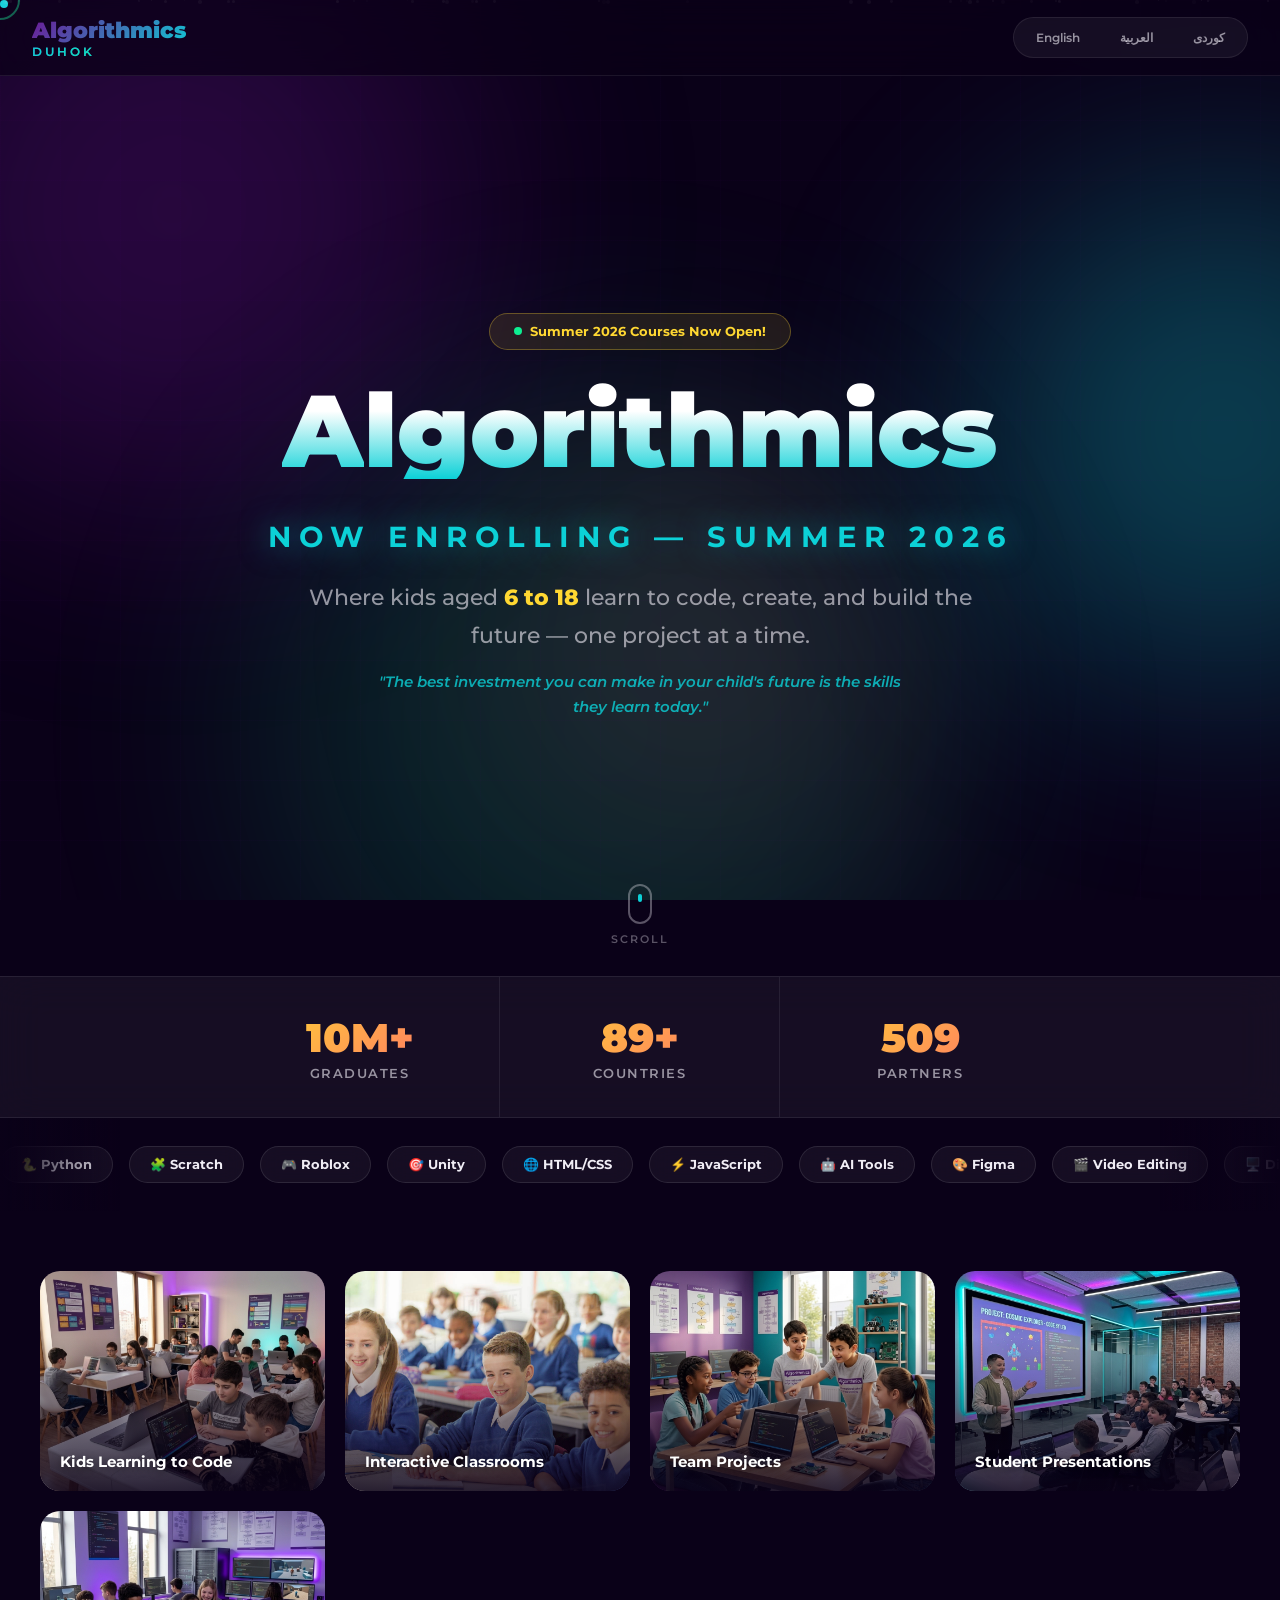
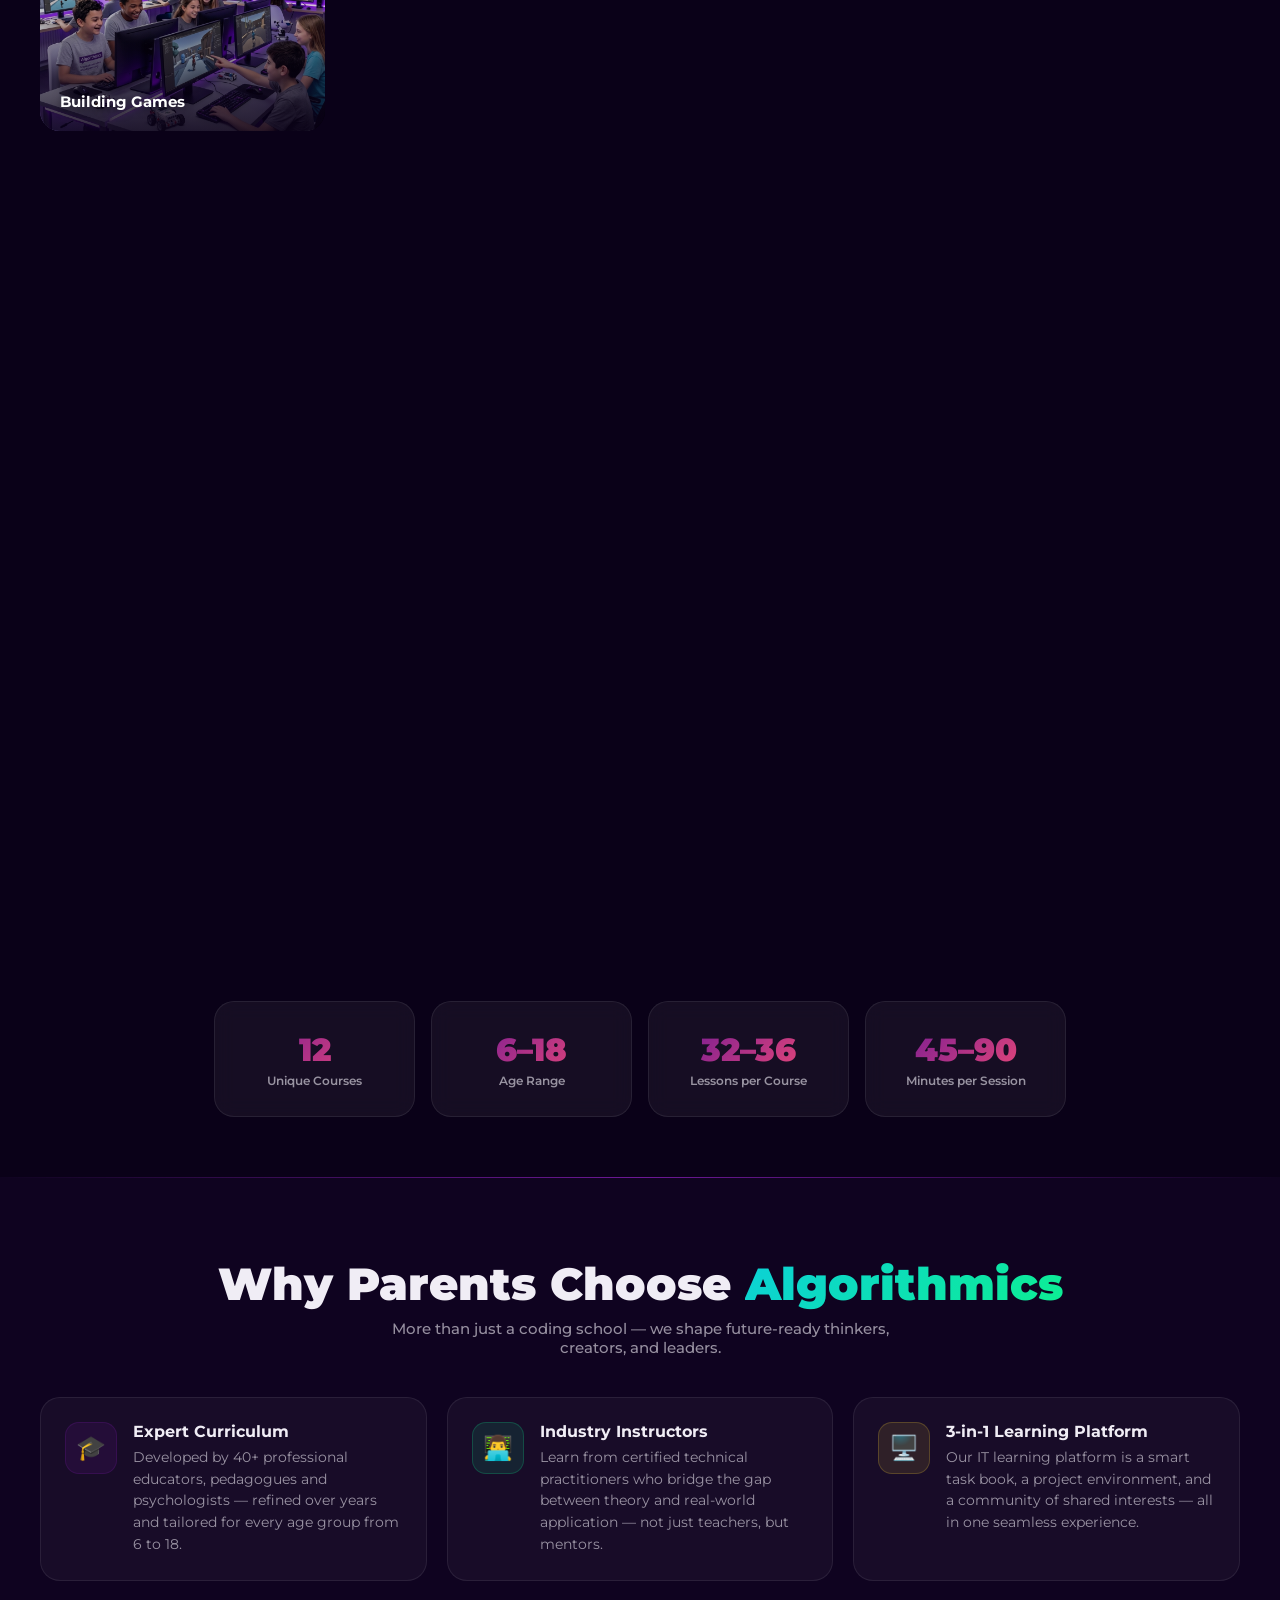
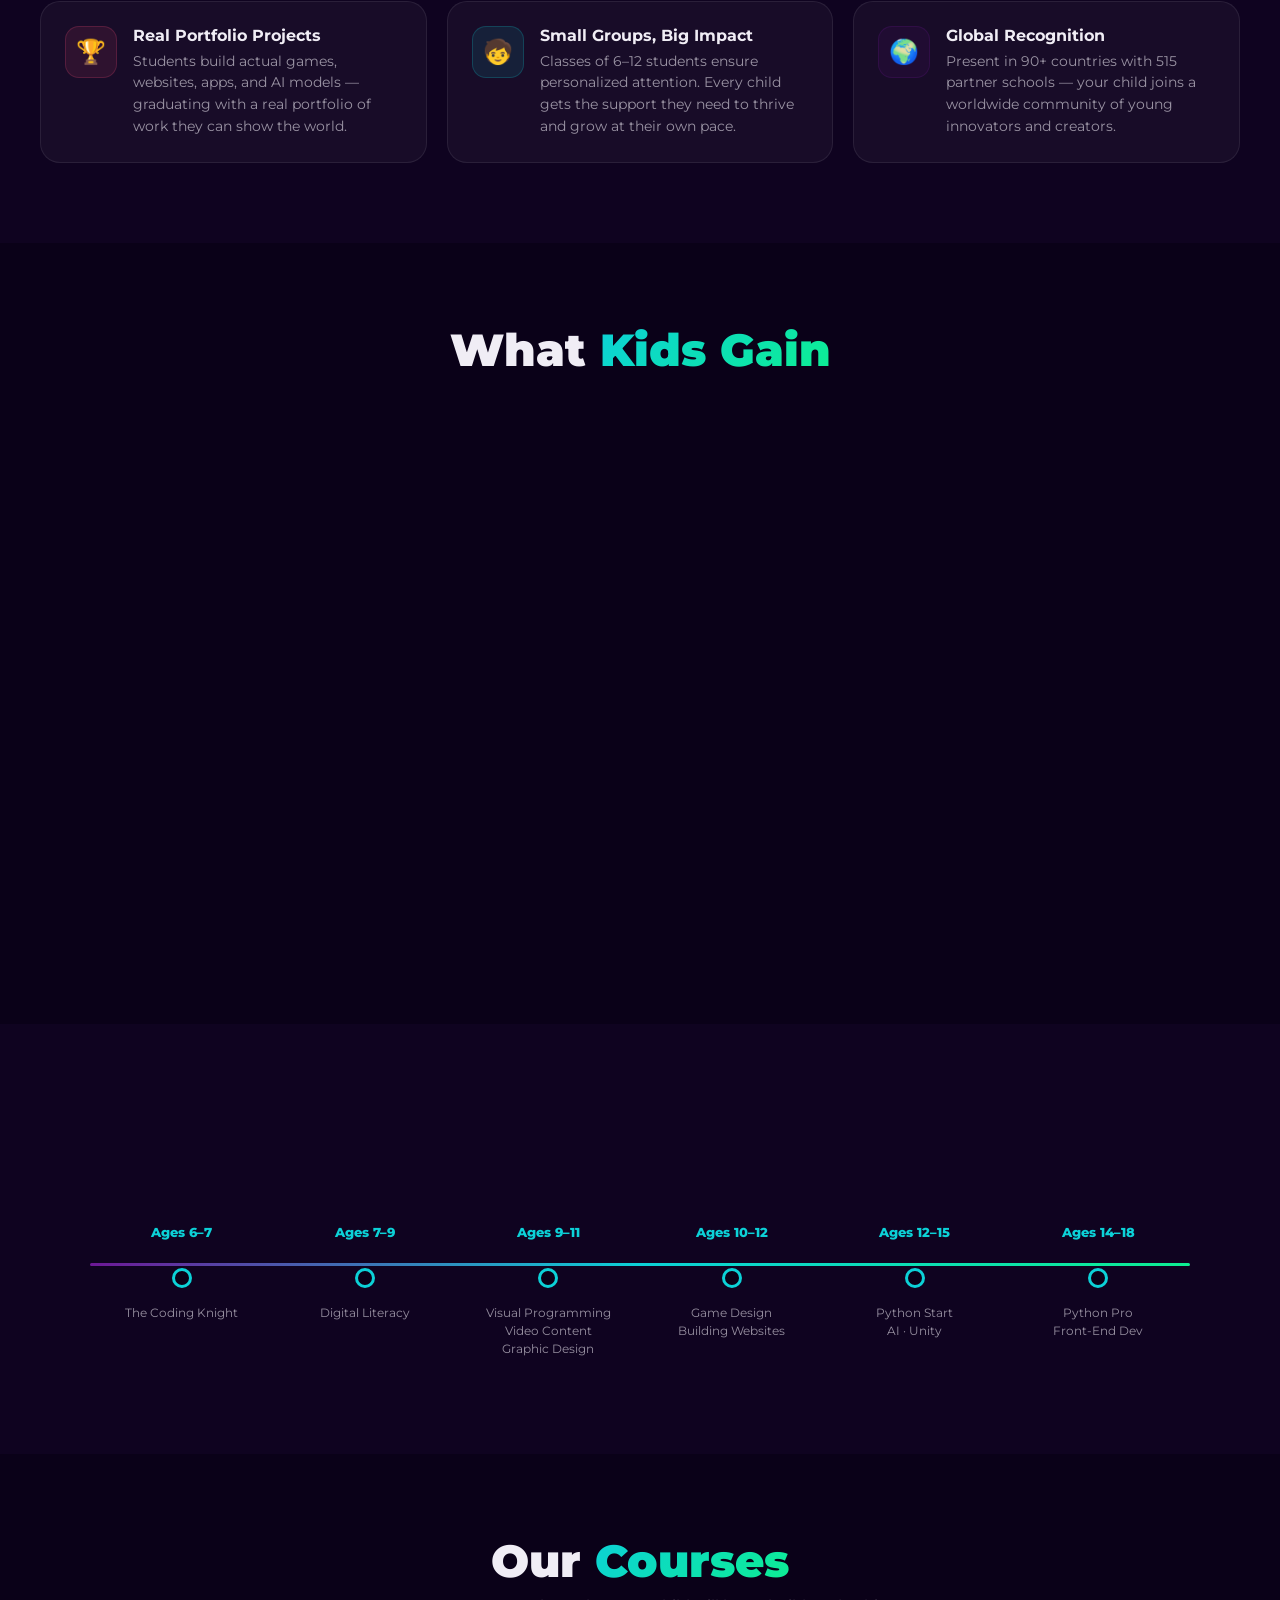
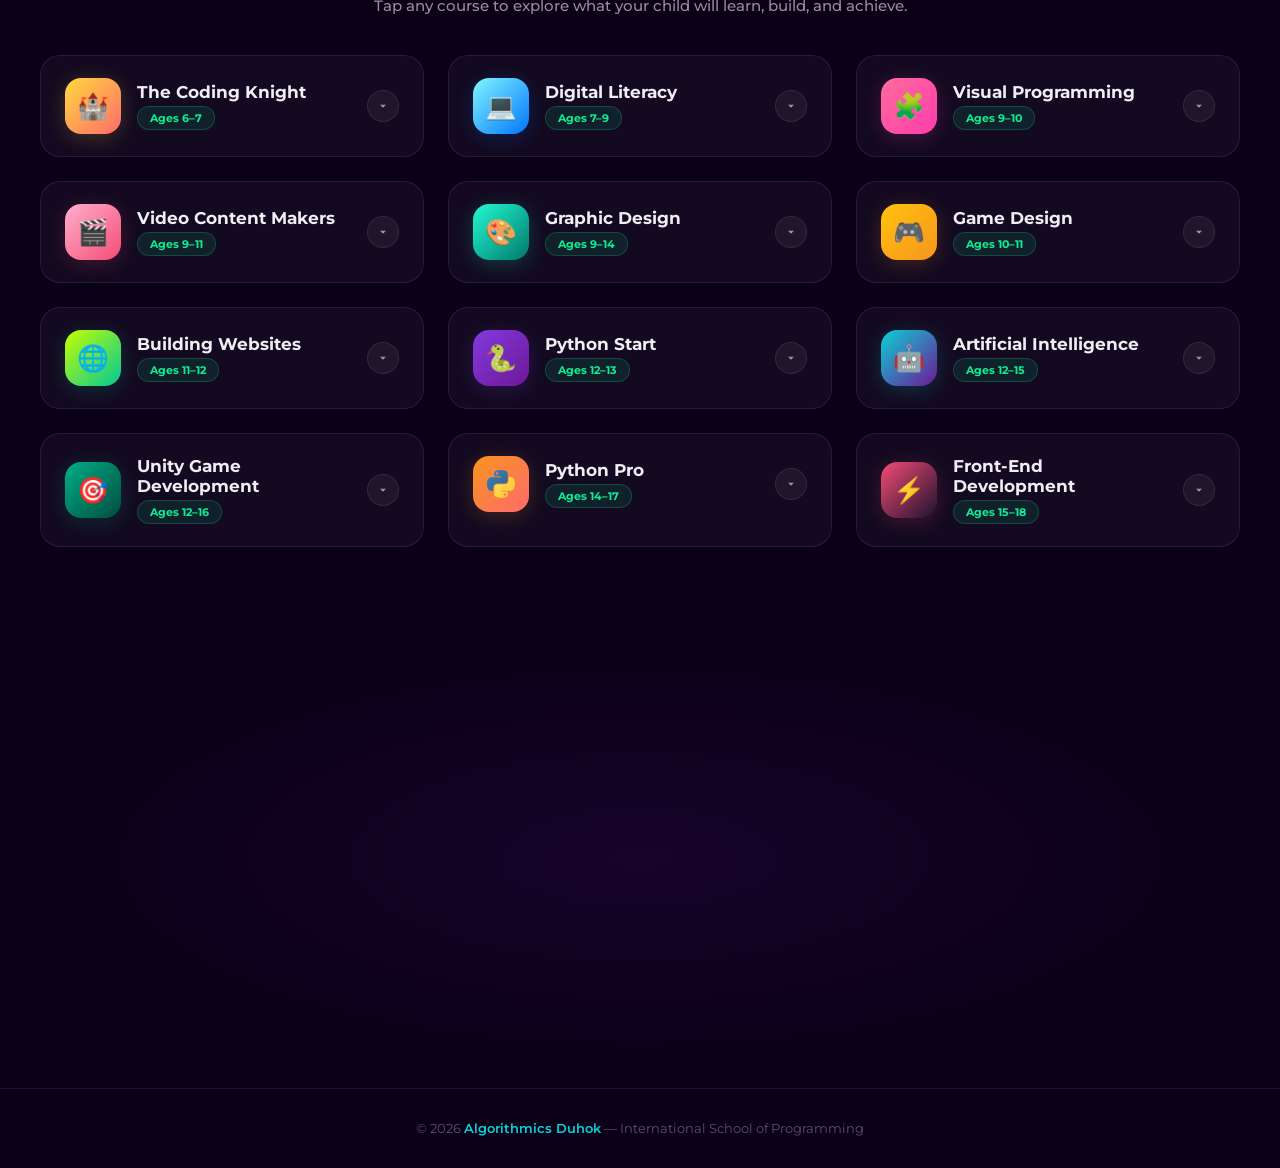
<file: index.html>
<!DOCTYPE html>
<html lang="en" dir="ltr">

<head>
   <!-- Google tag (gtag.js) -->
   <script async src="https://www.googletagmanager.com/gtag/js?id=G-MQPDKK9YKR"></script>
   <script>
     window.dataLayer = window.dataLayer || [];
     function gtag(){dataLayer.push(arguments);}
     gtag('js', new Date());
     gtag('config', 'G-MQPDKK9YKR');
   </script>
  <meta charset="UTF-8">
  <meta name="viewport" content="width=device-width, initial-scale=1.0">
  <title>Algorithmics Duhok — Programming School for Kids</title>
  <link rel="preconnect" href="https://fonts.googleapis.com">
  <link href="https://fonts.googleapis.com/css2?family=Montserrat:wght@400;500;600;700;800;900&display=swap"
    rel="stylesheet">
  <style>
    @font-face {
      font-family: 'MainKurdishFont';
      src: url('K24KurdishLight-Light.ttf') format('truetype');
      font-weight: normal;
      font-style: normal;
    }

    html:lang(ku),
    html:lang(ku) body {
      font-family: 'MainKurdishFont', sans-serif;
      font-size: 110%;
    }

    html:lang(ku) h1,
    html:lang(ku) h2,
    html:lang(ku) h3,
    html:lang(ku) h4,
    html:lang(ku) h5,
    html:lang(ku) .lang-btn,
    html:lang(ku) .hero-title,
    html:lang(ku) .hero-sub,
    html:lang(ku) .stat-num,
    html:lang(ku) .section-heading,
    html:lang(ku) .course-name,
    html:lang(ku) .cta-heading,
    html:lang(ku) .btn-wa {
      font-family: 'MainKurdishFont', sans-serif;
    }

    :root {
      --purple: #6d1896;
      --purple-dark: #4a0e6b;
      --purple-glow: rgba(109, 24, 150, 0.4);
      --cyan: #0cd1d7;
      --green: #0dee92;
      --yellow: #ffd832;
      --yellow-hover: #ffc107;
      --pink: #f44c75;
      --coral: #ff6b6b;
      --bg-dark: #0a0118;
      --bg-section: #0f0320;
      --bg-card: rgba(255, 255, 255, 0.04);
      --bg-card-hover: rgba(255, 255, 255, 0.08);
      --text: #f0edf5;
      --text-dim: rgba(240, 237, 245, 0.6);
      --text-muted: rgba(240, 237, 245, 0.35);
      --border: rgba(255, 255, 255, 0.08);
      --border-glow: rgba(109, 24, 150, 0.3);
      --glass: rgba(255, 255, 255, 0.05);
      --glass-border: rgba(255, 255, 255, 0.1);
      --radius: 20px;
      --radius-sm: 12px;
      --radius-pill: 50px;
    }

    * {
      margin: 0;
      padding: 0;
      box-sizing: border-box;
    }

    html {
      scroll-behavior: smooth;
    }

    body {
      font-family: 'Montserrat', sans-serif;
      background: var(--bg-dark);
      color: var(--text);
      overflow-x: hidden;
      -webkit-font-smoothing: antialiased;
      cursor: none;
    }

    /* Custom cursor */
    .cursor-dot {
      width: 8px;
      height: 8px;
      background: var(--cyan);
      border-radius: 50%;
      position: fixed;
      pointer-events: none;
      z-index: 99999;
      transition: transform 0.1s;
      mix-blend-mode: screen;
    }

    .cursor-ring {
      width: 40px;
      height: 40px;
      border: 2px solid rgba(13, 238, 146, 0.4);
      border-radius: 50%;
      position: fixed;
      pointer-events: none;
      z-index: 99998;
      transition: all 0.15s ease-out;
      mix-blend-mode: screen;
    }

    .cursor-ring.hovering {
      width: 60px;
      height: 60px;
      border-color: var(--yellow);
      background: rgba(255, 216, 50, 0.08);
    }

    /* Aurora background */
    .aurora {
      position: fixed;
      inset: 0;
      z-index: 0;
      overflow: hidden;
      pointer-events: none;
    }

    .aurora-blob {
      position: absolute;
      border-radius: 50%;
      filter: blur(120px);
      opacity: 0.3;
      animation: auroraFloat 20s ease-in-out infinite alternate;
      will-change: transform;
      contain: strict;
    }

    .aurora-blob:nth-child(1) {
      width: 600px;
      height: 600px;
      background: var(--purple);
      top: -10%;
      left: -10%;
      animation-delay: 0s;
    }

    .aurora-blob:nth-child(2) {
      width: 500px;
      height: 500px;
      background: var(--cyan);
      top: 20%;
      right: -15%;
      animation-delay: -5s;
      animation-duration: 25s;
    }

    .aurora-blob:nth-child(3) {
      width: 700px;
      height: 700px;
      background: var(--green);
      bottom: -20%;
      left: 20%;
      animation-delay: -10s;
      opacity: 0.15;
    }

    .aurora-blob:nth-child(4) {
      width: 400px;
      height: 400px;
      background: var(--pink);
      top: 50%;
      right: 30%;
      animation-delay: -15s;
      opacity: 0.12;
    }

    @keyframes auroraFloat {
      0% {
        transform: translate(0, 0) scale(1);
      }

      33% {
        transform: translate(80px, -60px) scale(1.1);
      }

      66% {
        transform: translate(-40px, 80px) scale(0.9);
      }

      100% {
        transform: translate(60px, 30px) scale(1.05);
      }
    }

    /* Floating particles */
    .particles {
      position: fixed;
      inset: 0;
      z-index: 1;
      pointer-events: none;
    }

    .particle {
      position: absolute;
      width: 3px;
      height: 3px;
      background: rgba(255, 255, 255, 0.5);
      border-radius: 50%;
      animation: particleDrift linear infinite;
      will-change: transform, opacity;
    }

    @keyframes particleDrift {
      0% {
        transform: translateY(100vh) rotate(0deg);
        opacity: 0;
      }

      10% {
        opacity: 1;
      }

      90% {
        opacity: 1;
      }

      100% {
        transform: translateY(-10vh) rotate(720deg);
        opacity: 0;
      }
    }

    /* Grid overlay */
    .grid-overlay {
      position: fixed;
      inset: 0;
      z-index: 1;
      pointer-events: none;
      background-image:
        linear-gradient(rgba(109, 24, 150, 0.03) 1px, transparent 1px),
        linear-gradient(90deg, rgba(109, 24, 150, 0.03) 1px, transparent 1px);
      background-size: 60px 60px;
    }

    /* Page wrapper */
    .page-wrapper {
      position: relative;
      z-index: 2;
      max-width: 1400px;
      margin: 0 auto;
    }

    /* ═══ NAVBAR ═══ */
    .navbar {
      position: sticky;
      top: 0;
      z-index: 100;
      display: flex;
      justify-content: space-between;
      align-items: center;
      padding: 16px 32px;
      background: rgba(10, 1, 24, 0.7);
      backdrop-filter: blur(24px);
      -webkit-backdrop-filter: blur(24px);
      border-bottom: 1px solid var(--border);
    }

    .nav-brand {
      font-weight: 900;
      font-size: 1.4rem;
      background: linear-gradient(135deg, var(--purple), var(--cyan));
      -webkit-background-clip: text;
      -webkit-text-fill-color: transparent;
      background-clip: text;
    }

    .nav-brand span {
      font-weight: 600;
      font-size: 0.75rem;
      display: block;
      background: linear-gradient(135deg, var(--cyan), var(--green));
      -webkit-background-clip: text;
      -webkit-text-fill-color: transparent;
      background-clip: text;
      letter-spacing: 3px;
      text-transform: uppercase;
    }

    .lang-pills {
      display: flex;
      gap: 4px;
      background: rgba(255, 255, 255, 0.05);
      border-radius: var(--radius-pill);
      padding: 4px;
      border: 1px solid var(--border);
    }

    .lang-btn {
      border: none;
      background: transparent;
      color: var(--text-dim);
      font-family: 'Montserrat', sans-serif;
      font-weight: 600;
      font-size: 0.78rem;
      padding: 8px 18px;
      border-radius: var(--radius-pill);
      cursor: pointer;
      transition: all 0.3s cubic-bezier(0.34, 1.56, 0.64, 1);
    }

    .lang-btn.active {
      background: linear-gradient(135deg, var(--purple), var(--purple-dark));
      color: white;
      box-shadow: 0 4px 20px var(--purple-glow), inset 0 1px 0 rgba(255, 255, 255, 0.15);
      transform: scale(1.05);
    }

    .lang-btn:hover:not(.active) {
      color: var(--text);
      background: rgba(255, 255, 255, 0.06);
    }

    /* ═══ HERO ═══ */
    .hero-section {
      min-height: 100vh;
      display: flex;
      flex-direction: column;
      align-items: center;
      justify-content: center;
      text-align: center;
      padding: 40px 24px 60px;
      position: relative;
    }

    .hero-3d-container {
      perspective: 1000px;
      margin-bottom: 32px;
    }

    .hero-card-3d {
      transform-style: preserve-3d;
      transition: transform 0.4s ease;
    }

    .summer-pill {
      display: inline-flex;
      align-items: center;
      gap: 8px;
      padding: 10px 24px;
      border-radius: var(--radius-pill);
      background: rgba(255, 216, 50, 0.1);
      border: 1px solid rgba(255, 216, 50, 0.3);
      font-size: 0.8rem;
      font-weight: 700;
      color: var(--yellow);
      margin-bottom: 32px;
      animation: glowPulse 3s ease-in-out infinite;
    }

    .summer-pill .blink {
      width: 8px;
      height: 8px;
      border-radius: 50%;
      background: var(--green);
      animation: blink 2s infinite;
    }

    @keyframes blink {

      0%,
      100% {
        opacity: 1;
      }

      50% {
        opacity: 0.2;
      }
    }

    @keyframes glowPulse {

      0%,
      100% {
        box-shadow: 0 0 20px rgba(255, 216, 50, 0.1);
      }

      50% {
        box-shadow: 0 0 40px rgba(255, 216, 50, 0.2);
      }
    }

    .hero-title {
      font-weight: 900;
      font-size: clamp(3rem, 8vw, 6.5rem);
      line-height: 0.95;
      margin-bottom: 8px;
      position: relative;
      direction: ltr;
      unicode-bidi: bidi-override;
      text-align: center;
    }

    .hero-title .letter {
      display: inline-block;
      background: linear-gradient(180deg, #fff 30%, var(--cyan) 100%);
      -webkit-background-clip: text;
      -webkit-text-fill-color: transparent;
      background-clip: text;
      animation: letterFloat 3s ease-in-out infinite;
      transition: transform 0.3s;
    }

    .hero-title .letter:hover {
      transform: translateY(-10px) rotateZ(-5deg) scale(1.2);
      filter: drop-shadow(0 0 20px var(--cyan));
    }

    @keyframes letterFloat {

      0%,
      100% {
        transform: translateY(0);
      }

      50% {
        transform: translateY(-4px);
      }
    }

    .hero-sub {
      font-size: clamp(1rem, 2.5vw, 1.8rem);
      font-weight: 700;
      letter-spacing: 8px;
      text-transform: uppercase;
      color: var(--cyan);
      text-shadow: 0 0 30px rgba(12, 209, 215, 0.5);
      margin-bottom: 24px;
    }

    .hero-desc {
      font-size: clamp(1rem, 2vw, 1.4rem);
      font-weight: 500;
      color: var(--text-dim);
      line-height: 1.7;
      max-width: 700px;
      margin: 0 auto 16px;
    }

    .hero-desc strong {
      color: var(--yellow);
      font-weight: 800;
    }

    .hero-motivational {
      font-size: 0.95rem;
      color: var(--cyan);
      font-weight: 600;
      font-style: italic;
      opacity: 0.8;
      max-width: 550px;
      margin: 0 auto;
      line-height: 1.6;
    }

    /* Scroll indicator */
    .scroll-indicator {
      position: absolute;
      bottom: 30px;
      left: 50%;
      transform: translateX(-50%);
      display: flex;
      flex-direction: column;
      align-items: center;
      gap: 8px;
      color: var(--text-muted);
      font-size: 0.7rem;
      font-weight: 600;
      letter-spacing: 2px;
      text-transform: uppercase;
      animation: scrollBounce 2s ease-in-out infinite;
    }

    .scroll-indicator .arrow {
      width: 24px;
      height: 40px;
      border: 2px solid var(--text-muted);
      border-radius: 12px;
      position: relative;
    }

    .scroll-indicator .arrow::after {
      content: '';
      width: 4px;
      height: 8px;
      background: var(--cyan);
      border-radius: 2px;
      position: absolute;
      left: 50%;
      top: 8px;
      transform: translateX(-50%);
      animation: scrollDot 2s ease-in-out infinite;
    }

    @keyframes scrollBounce {

      0%,
      100% {
        transform: translateX(-50%) translateY(0)
      }

      50% {
        transform: translateX(-50%) translateY(8px)
      }
    }

    @keyframes scrollDot {
      0% {
        top: 8px;
        opacity: 1
      }

      100% {
        top: 24px;
        opacity: 0
      }
    }

    /* ═══ STATS ═══ */
    .stats-strip {
      display: flex;
      justify-content: center;
      gap: 0;
      padding: 0;
      border-top: 1px solid var(--border);
      border-bottom: 1px solid var(--border);
      background: var(--glass);
      backdrop-filter: blur(20px);
    }

    .stat-block {
      flex: 1;
      max-width: 280px;
      text-align: center;
      padding: 36px 24px;
      border-right: 1px solid var(--border);
      position: relative;
      overflow: hidden;
      transition: all 0.3s;
    }

    .stat-block:last-child {
      border-right: none;
    }

    .stat-block:hover {
      background: rgba(109, 24, 150, 0.08);
    }

    .stat-block:hover .stat-value {
      transform: scale(1.1);
    }

    .stat-value {
      font-weight: 900;
      font-size: 2.5rem;
      background: linear-gradient(135deg, var(--yellow), var(--coral));
      -webkit-background-clip: text;
      -webkit-text-fill-color: transparent;
      background-clip: text;
      transition: transform 0.3s cubic-bezier(0.34, 1.56, 0.64, 1);
    }

    .stat-label {
      font-size: 0.8rem;
      color: var(--text-dim);
      font-weight: 600;
      margin-top: 4px;
      text-transform: uppercase;
      letter-spacing: 1.5px;
    }

    /* ═══ MARQUEE ═══ */
    .marquee-section {
      overflow: hidden;
      padding: 28px 0;
      position: relative;
    }

    .marquee-section::before,
    .marquee-section::after {
      content: '';
      position: absolute;
      top: 0;
      bottom: 0;
      width: 120px;
      z-index: 2;
    }

    .marquee-section::before {
      left: 0;
      background: linear-gradient(to right, var(--bg-dark), transparent);
    }

    .marquee-section::after {
      right: 0;
      background: linear-gradient(to left, var(--bg-dark), transparent);
    }

    .marquee-track {
      display: flex;
      gap: 16px;
      animation: marqueeScroll 30s linear infinite;
      width: max-content;
    }

    .marquee-track:hover {
      animation-play-state: paused;
    }

    @keyframes marqueeScroll {
      0% {
        transform: translateX(0)
      }

      100% {
        transform: translateX(-50%)
      }
    }

    .m-chip {
      display: inline-flex;
      align-items: center;
      gap: 8px;
      padding: 10px 20px;
      border-radius: var(--radius-pill);
      font-size: 0.8rem;
      font-weight: 700;
      white-space: nowrap;
      border: 1px solid var(--glass-border);
      background: var(--glass);
      color: var(--text);
      backdrop-filter: blur(10px);
      transition: all 0.3s;
    }

    .m-chip:hover {
      border-color: var(--cyan);
      box-shadow: 0 0 20px rgba(12, 209, 215, 0.15);
      transform: scale(1.05);
    }

    /* ═══ IMAGE GALLERY (3D Carousel) ═══ */
    .gallery-section {
      padding: 60px 24px;
    }

    .gallery-grid {
      display: grid;
      grid-template-columns: repeat(auto-fit, minmax(260px, 1fr));
      gap: 20px;
      max-width: 1200px;
      margin: 0 auto;
    }

    .gallery-item {
      position: relative;
      height: 220px;
      border-radius: var(--radius);
      overflow: hidden;
      cursor: pointer;
      transform-style: preserve-3d;
      transition: transform 0.5s cubic-bezier(0.34, 1.56, 0.64, 1), box-shadow 0.5s;
    }

    .gallery-item:hover {
      transform: translateY(-8px) rotateX(3deg) rotateY(-3deg);
      box-shadow: 0 20px 60px rgba(109, 24, 150, 0.3), 0 0 40px rgba(12, 209, 215, 0.1);
    }

    .gallery-item img {
      width: 100%;
      height: 100%;
      object-fit: cover;
      transition: transform 0.5s;
    }

    .gallery-item:hover img {
      transform: scale(1.1);
    }

    .gallery-item .g-overlay {
      position: absolute;
      inset: 0;
      background: linear-gradient(180deg, transparent 30%, rgba(10, 1, 24, 0.85) 100%);
      display: flex;
      align-items: flex-end;
      padding: 20px;
    }

    .gallery-item .g-overlay span {
      font-weight: 700;
      font-size: 0.95rem;
      color: white;
      text-shadow: 0 2px 8px rgba(0, 0, 0, 0.5);
    }

    /* ═══ CTA BUTTON ═══ */
    .cta-zone {
      padding: 20px 24px 60px;
      display: flex;
      justify-content: center;
    }

    .btn-wa {
      display: inline-flex;
      align-items: center;
      justify-content: center;
      gap: 12px;
      padding: 20px 48px;
      border-radius: var(--radius);
      background: linear-gradient(135deg, var(--yellow), var(--yellow-hover));
      color: #1a1a1a;
      text-decoration: none;
      font-weight: 800;
      font-size: 1.1rem;
      position: relative;
      overflow: hidden;
      transition: all 0.3s cubic-bezier(0.34, 1.56, 0.64, 1);
      box-shadow: 0 8px 32px rgba(255, 216, 50, 0.3);
    }

    .btn-wa::before {
      content: '';
      position: absolute;
      top: -50%;
      left: -50%;
      width: 200%;
      height: 200%;
      background: radial-gradient(circle, rgba(255, 255, 255, 0.3) 0%, transparent 60%);
      transform: scale(0);
      transition: transform 0.6s;
    }

    .btn-wa:hover::before {
      transform: scale(1);
    }

    .btn-wa:hover {
      transform: translateY(-4px) scale(1.03);
      box-shadow: 0 16px 48px rgba(255, 216, 50, 0.4), 0 0 60px rgba(255, 216, 50, 0.15);
    }

    .btn-wa svg {
      width: 24px;
      height: 24px;
      fill: #25D366;
    }

    /* ═══ GLASS SECTIONS ═══ */
    .glass-section {
      margin: 0 24px 60px;
      padding: 48px 32px;
      background: var(--glass);
      border: 1px solid var(--glass-border);
      border-radius: var(--radius);
      backdrop-filter: blur(20px);
      -webkit-backdrop-filter: blur(20px);
      position: relative;
      overflow: hidden;
    }

    .glass-section::before {
      content: '';
      position: absolute;
      top: 0;
      left: 0;
      right: 0;
      height: 1px;
      background: linear-gradient(90deg, transparent, rgba(255, 255, 255, 0.15), transparent);
    }

    /* Trust section */
    .trust-center {
      text-align: center;
    }

    .trust-center h3 {
      font-size: 1.6rem;
      font-weight: 800;
      margin-bottom: 12px;
      background: linear-gradient(135deg, var(--text), var(--cyan));
      -webkit-background-clip: text;
      -webkit-text-fill-color: transparent;
      background-clip: text;
    }

    .trust-center>p {
      font-size: 0.9rem;
      color: var(--text-dim);
      line-height: 1.7;
      max-width: 600px;
      margin: 0 auto 28px;
    }

    .trust-grid {
      display: grid;
      grid-template-columns: repeat(auto-fit, minmax(140px, 1fr));
      gap: 16px;
    }

    .trust-item {
      display: flex;
      flex-direction: column;
      align-items: center;
      gap: 8px;
      padding: 20px 12px;
      border-radius: var(--radius-sm);
      border: 1px solid var(--border);
      background: rgba(255, 255, 255, 0.03);
      transition: all 0.3s;
    }

    .trust-item:hover {
      border-color: var(--purple);
      background: rgba(109, 24, 150, 0.08);
      transform: translateY(-4px);
      box-shadow: 0 8px 24px rgba(109, 24, 150, 0.15);
    }

    .trust-item .t-emoji {
      font-size: 2rem;
    }

    .trust-item span {
      font-size: 0.78rem;
      font-weight: 700;
      color: var(--text-dim);
      text-align: center;
    }

    /* Quote */
    .quote-glass {
      text-align: center;
      position: relative;
    }

    .quote-glass::after {
      content: '\201C';
      font-size: 8rem;
      color: var(--purple);
      opacity: 0.1;
      position: absolute;
      top: -20px;
      left: 50%;
      transform: translateX(-50%);
      line-height: 1;
      font-family: Georgia, serif;
    }

    .quote-glass p {
      font-size: 1.1rem;
      font-style: italic;
      color: var(--text);
      line-height: 1.8;
      font-weight: 500;
      max-width: 650px;
      margin: 0 auto;
      position: relative;
      z-index: 1;
    }

    .quote-glass .q-author {
      font-size: 0.8rem;
      color: var(--cyan);
      font-weight: 700;
      margin-top: 16px;
      font-style: normal;
    }

    /* ═══ SECTION HEADINGS ═══ */
    .section-heading {
      font-weight: 900;
      font-size: clamp(1.8rem, 4vw, 2.8rem);
      text-align: center;
      margin-bottom: 8px;
      padding: 0 24px;
    }

    .section-heading span {
      background: linear-gradient(135deg, var(--cyan), var(--green));
      -webkit-background-clip: text;
      -webkit-text-fill-color: transparent;
      background-clip: text;
    }

    .section-sub {
      text-align: center;
      font-size: 0.95rem;
      color: var(--text-dim);
      font-weight: 500;
      margin-bottom: 40px;
      padding: 0 24px;
      max-width: 600px;
      margin-left: auto;
      margin-right: auto;
    }

    /* Counter row */
    .counter-row {
      display: grid;
      grid-template-columns: repeat(auto-fit, minmax(160px, 1fr));
      gap: 16px;
      max-width: 900px;
      margin: 0 auto 60px;
      padding: 0 24px;
    }

    .counter-card {
      text-align: center;
      padding: 28px 16px;
      border-radius: var(--radius);
      border: 1px solid var(--border);
      background: var(--glass);
      backdrop-filter: blur(10px);
      transition: all 0.3s;
      position: relative;
      overflow: hidden;
    }

    .counter-card::before {
      content: '';
      position: absolute;
      inset: 0;
      background: linear-gradient(135deg, transparent, rgba(109, 24, 150, 0.06));
      opacity: 0;
      transition: opacity 0.3s;
    }

    .counter-card:hover::before {
      opacity: 1;
    }

    .counter-card:hover {
      border-color: var(--purple);
      transform: translateY(-3px);
    }

    .counter-val {
      font-weight: 900;
      font-size: 2rem;
      background: linear-gradient(135deg, var(--purple), var(--pink));
      -webkit-background-clip: text;
      -webkit-text-fill-color: transparent;
      background-clip: text;
    }

    .counter-lbl {
      font-size: 0.75rem;
      color: var(--text-dim);
      font-weight: 600;
      margin-top: 4px;
    }

    /* ═══ WHY SECTION ═══ */
    .why-section {
      padding: 80px 24px;
      background: var(--bg-section);
      position: relative;
    }

    .why-section::before {
      content: '';
      position: absolute;
      top: 0;
      left: 0;
      right: 0;
      height: 1px;
      background: linear-gradient(90deg, transparent, var(--purple), transparent);
    }

    .why-grid {
      display: grid;
      grid-template-columns: repeat(auto-fit, minmax(320px, 1fr));
      gap: 20px;
      max-width: 1200px;
      margin: 0 auto;
    }

    .why-card {
      display: flex;
      align-items: flex-start;
      gap: 16px;
      padding: 24px;
      border-radius: var(--radius);
      border: 1px solid var(--border);
      background: var(--bg-card);
      transition: all 0.4s cubic-bezier(0.34, 1.56, 0.64, 1);
      cursor: default;
      position: relative;
      overflow: hidden;
    }

    .why-card::after {
      content: '';
      position: absolute;
      inset: 0;
      background: radial-gradient(circle at var(--mouse-x, 50%) var(--mouse-y, 50%), rgba(109, 24, 150, 0.1), transparent 60%);
      opacity: 0;
      transition: opacity 0.3s;
    }

    .why-card:hover::after {
      opacity: 1;
    }

    .why-card:hover {
      border-color: var(--border-glow);
      transform: translateY(-6px);
      box-shadow: 0 12px 40px rgba(109, 24, 150, 0.15);
    }

    .why-icon {
      width: 52px;
      height: 52px;
      border-radius: 14px;
      display: flex;
      align-items: center;
      justify-content: center;
      font-size: 1.5rem;
      flex-shrink: 0;
      background: rgba(109, 24, 150, 0.12);
      border: 1px solid rgba(109, 24, 150, 0.2);
    }

    .why-card h4 {
      font-size: 1rem;
      font-weight: 700;
      margin-bottom: 6px;
    }

    .why-card p {
      font-size: 0.85rem;
      color: var(--text-dim);
      line-height: 1.6;
    }

    /* ═══ VALUES ═══ */
    .values-section {
      padding: 80px 24px;
    }

    .values-grid {
      display: grid;
      grid-template-columns: repeat(auto-fit, minmax(200px, 1fr));
      gap: 20px;
      max-width: 1000px;
      margin: 0 auto;
    }

    .value-orb {
      text-align: center;
      padding: 36px 20px;
      border-radius: var(--radius);
      border: 1px solid var(--border);
      background: var(--bg-card);
      transition: all 0.4s cubic-bezier(0.34, 1.56, 0.64, 1);
      position: relative;
      overflow: hidden;
    }

    .value-orb::before {
      content: '';
      position: absolute;
      width: 120px;
      height: 120px;
      border-radius: 50%;
      top: -40px;
      left: 50%;
      transform: translateX(-50%);
      background: radial-gradient(circle, var(--purple-glow), transparent);
      opacity: 0;
      transition: opacity 0.4s;
    }

    .value-orb:hover::before {
      opacity: 1;
    }

    .value-orb:hover {
      transform: translateY(-8px) scale(1.02);
      border-color: var(--border-glow);
      box-shadow: 0 16px 48px rgba(109, 24, 150, 0.15);
    }

    .value-orb .v-emoji {
      font-size: 2.5rem;
      margin-bottom: 12px;
      display: block;
    }

    .value-orb h4 {
      font-size: 0.95rem;
      font-weight: 700;
      margin-bottom: 6px;
    }

    .value-orb p {
      font-size: 0.78rem;
      color: var(--text-dim);
      line-height: 1.5;
    }

    /* ═══ AGE PATHWAY (Horizontal timeline) ═══ */
    .pathway-section {
      padding: 80px 24px;
      background: var(--bg-section);
      position: relative;
      overflow: hidden;
    }

    .pathway-track {
      display: flex;
      gap: 0;
      max-width: 1100px;
      margin: 0 auto;
      position: relative;
      overflow-x: auto;
      padding-bottom: 16px;
      scrollbar-width: none;
    }

    .pathway-track::-webkit-scrollbar {
      display: none;
    }

    .pathway-track::before {
      content: '';
      position: absolute;
      top: 38px;
      left: 0;
      right: 0;
      height: 3px;
      background: linear-gradient(90deg, var(--purple), var(--cyan), var(--green));
      border-radius: 3px;
    }

    .path-node {
      flex: 1;
      min-width: 150px;
      text-align: center;
      padding: 0 12px;
      position: relative;
    }

    .path-dot {
      width: 20px;
      height: 20px;
      border-radius: 50%;
      background: var(--bg-dark);
      border: 3px solid var(--cyan);
      margin: 28px auto 16px;
      position: relative;
      z-index: 1;
      transition: all 0.3s;
    }

    .path-node:hover .path-dot {
      background: var(--cyan);
      box-shadow: 0 0 20px rgba(12, 209, 215, 0.5);
      transform: scale(1.3);
    }

    .path-age {
      font-weight: 800;
      font-size: 0.8rem;
      color: var(--cyan);
      margin-bottom: 4px;
    }

    .path-courses {
      font-size: 0.75rem;
      color: var(--text-dim);
      line-height: 1.5;
    }

    /* ═══ COURSES (3D flip cards) ═══ */
    .courses-section {
      padding: 80px 24px;
    }

    .courses-grid {
      display: grid;
      grid-template-columns: repeat(auto-fill, minmax(340px, 1fr));
      gap: 24px;
      max-width: 1200px;
      margin: 0 auto;
    }

    .course-card {
      border-radius: var(--radius);
      border: 1px solid var(--border);
      background: var(--bg-card);
      overflow: hidden;
      transition: all 0.4s cubic-bezier(0.34, 1.56, 0.64, 1);
      position: relative;
      transform-style: preserve-3d;
      cursor: pointer;
    }

    .course-card::before {
      content: '';
      position: absolute;
      inset: 0;
      border-radius: var(--radius);
      background: radial-gradient(circle at var(--mouse-x, 50%) var(--mouse-y, 50%), rgba(12, 209, 215, 0.06), transparent 60%);
      opacity: 0;
      transition: opacity 0.3s;
      z-index: 0;
    }

    .course-card:hover::before {
      opacity: 1;
    }

    .course-card:hover {
      border-color: var(--border-glow);
      box-shadow: 0 16px 48px rgba(109, 24, 150, 0.2), 0 0 40px rgba(12, 209, 215, 0.05);
      transform: translateY(-6px);
    }

    .course-card.open {
      border-color: var(--cyan);
      box-shadow: 0 20px 60px rgba(12, 209, 215, 0.15), 0 0 60px rgba(109, 24, 150, 0.1);
    }

    .course-header {
      padding: 22px 24px;
      display: flex;
      align-items: center;
      gap: 16px;
      position: relative;
      z-index: 1;
    }

    .course-emoji {
      width: 56px;
      height: 56px;
      border-radius: 16px;
      display: flex;
      align-items: center;
      justify-content: center;
      font-size: 1.6rem;
      flex-shrink: 0;
      position: relative;
    }

    .course-emoji img {
      height: 28px;
    }

    .course-header-info {
      flex: 1;
    }

    .course-name {
      font-weight: 700;
      font-size: 1.05rem;
      margin-bottom: 4px;
    }

    .course-age-pill {
      display: inline-block;
      font-size: 0.7rem;
      font-weight: 700;
      padding: 4px 12px;
      border-radius: var(--radius-pill);
      background: rgba(13, 238, 146, 0.1);
      color: var(--green);
      border: 1px solid rgba(13, 238, 146, 0.2);
    }

    .course-chevron {
      width: 32px;
      height: 32px;
      border-radius: 50%;
      background: rgba(255, 255, 255, 0.05);
      border: 1px solid var(--border);
      display: flex;
      align-items: center;
      justify-content: center;
      transition: all 0.4s cubic-bezier(0.34, 1.56, 0.64, 1);
      flex-shrink: 0;
    }

    .course-card.open .course-chevron {
      transform: rotate(180deg);
      background: var(--purple);
      border-color: var(--purple);
    }

    .course-chevron svg {
      width: 14px;
      height: 14px;
      fill: var(--text-dim);
    }

    .course-card.open .course-chevron svg {
      fill: white;
    }

    .course-body {
      max-height: 0;
      overflow: hidden;
      transition: max-height 0.6s cubic-bezier(0.4, 0, 0.2, 1);
    }

    .course-card.open .course-body {
      max-height: 2000px;
    }

    .course-banner {
      width: 100%;
      height: 180px;
      object-fit: cover;
      opacity: 0.85;
      transition: opacity 0.3s;
    }

    .course-card:hover .course-banner {
      opacity: 1;
    }

    .course-content {
      padding: 24px;
    }

    .course-meta {
      display: flex;
      flex-wrap: wrap;
      gap: 8px;
      margin-bottom: 16px;
    }

    .course-meta-chip {
      display: inline-flex;
      align-items: center;
      gap: 4px;
      padding: 6px 14px;
      border-radius: var(--radius-pill);
      font-size: 0.72rem;
      font-weight: 700;
      background: rgba(255, 255, 255, 0.05);
      border: 1px solid var(--border);
      color: var(--text-dim);
    }

    .course-highlight {
      background: rgba(255, 216, 50, 0.06);
      border: 1px solid rgba(255, 216, 50, 0.15);
      border-radius: var(--radius-sm);
      padding: 16px 18px;
      margin-bottom: 16px;
      font-size: 0.85rem;
      font-style: italic;
      color: var(--yellow);
      line-height: 1.6;
      font-weight: 600;
    }

    .course-desc {
      font-size: 0.88rem;
      line-height: 1.8;
      color: var(--text-dim);
    }

    .course-desc strong {
      color: var(--text);
    }

    .learn-list {
      list-style: none;
      padding: 0;
      margin: 14px 0 0;
    }

    .learn-list li {
      position: relative;
      padding: 7px 0 7px 28px;
      font-size: 0.84rem;
      color: var(--text-dim);
      line-height: 1.6;
    }

    [dir="rtl"] .learn-list li {
      padding: 7px 28px 7px 0;
    }

    .learn-list li::before {
      content: '';
      position: absolute;
      left: 4px;
      top: 15px;
      width: 10px;
      height: 10px;
      border-radius: 50%;
      background: linear-gradient(135deg, var(--cyan), var(--green));
      box-shadow: 0 0 8px rgba(12, 209, 215, 0.3);
    }

    [dir="rtl"] .learn-list li::before {
      left: auto;
      right: 4px;
    }

    .learn-list li strong {
      color: var(--text);
    }

    .course-tools {
      display: flex;
      flex-wrap: wrap;
      gap: 8px;
      margin-top: 16px;
    }

    .tool-tag {
      padding: 5px 12px;
      border-radius: 8px;
      font-size: 0.68rem;
      font-weight: 700;
      background: rgba(109, 24, 150, 0.1);
      color: rgba(200, 140, 255, 0.9);
      border: 1px solid rgba(109, 24, 150, 0.2);
    }

    .course-outcome {
      margin-top: 18px;
      padding: 16px 18px;
      background: rgba(13, 238, 146, 0.05);
      border: 1px solid rgba(13, 238, 146, 0.15);
      border-radius: var(--radius-sm);
    }

    .course-outcome h5 {
      font-size: 0.78rem;
      font-weight: 800;
      color: var(--green);
      margin-bottom: 6px;
      text-transform: uppercase;
      letter-spacing: 0.5px;
    }

    .course-outcome p {
      font-size: 0.8rem;
      color: var(--text-dim);
      line-height: 1.6;
    }

    /* Course themes */
    .theme-knight .course-emoji {
      background: linear-gradient(135deg, #FFD93D, #FF6B6B);
      box-shadow: 0 4px 20px rgba(255, 217, 61, 0.2);
    }

    .theme-digital .course-emoji {
      background: linear-gradient(135deg, #82f7ff, #0075FF);
      box-shadow: 0 4px 20px rgba(0, 117, 255, 0.2);
    }

    .theme-visual .course-emoji {
      background: linear-gradient(135deg, #FF6B9D, #FF3CAC);
      box-shadow: 0 4px 20px rgba(255, 60, 172, 0.2);
    }

    .theme-graphic .course-emoji {
      background: linear-gradient(135deg, #21fad3, #00796B);
      box-shadow: 0 4px 20px rgba(33, 250, 211, 0.2);
    }

    .theme-gamedesign .course-emoji {
      background: linear-gradient(135deg, #FFC20E, #F7941E);
      box-shadow: 0 4px 20px rgba(247, 148, 30, 0.2);
    }

    .theme-websites .course-emoji {
      background: linear-gradient(135deg, #C6FF00, #00C896);
      box-shadow: 0 4px 20px rgba(0, 200, 150, 0.2);
    }

    .theme-python .course-emoji {
      background: linear-gradient(135deg, #833ae0, #6d1896);
      box-shadow: 0 4px 20px rgba(131, 58, 224, 0.2);
    }

    .theme-ai .course-emoji {
      background: linear-gradient(135deg, #0cd1d7, #6d1896);
      box-shadow: 0 4px 20px rgba(12, 209, 215, 0.2);
    }

    .theme-unity .course-emoji {
      background: linear-gradient(135deg, #00af85, #004D40);
      box-shadow: 0 4px 20px rgba(0, 175, 133, 0.2);
    }

    .theme-pythonpro .course-emoji {
      background: linear-gradient(135deg, #F7941E, #FF6B6B);
      box-shadow: 0 4px 20px rgba(247, 148, 30, 0.2);
    }

    .theme-frontend .course-emoji {
      background: linear-gradient(135deg, #f44c75, #1d1130);
      box-shadow: 0 4px 20px rgba(244, 76, 117, 0.2);
    }

    .theme-video .course-emoji {
      background: linear-gradient(135deg, #ffb0cd, #f44c75);
      box-shadow: 0 4px 20px rgba(244, 76, 117, 0.2);
    }

    /* ═══ BOTTOM CTA ═══ */
    .cta-finale {
      padding: 100px 24px;
      text-align: center;
      position: relative;
    }

    .cta-finale::before {
      content: '';
      position: absolute;
      inset: 0;
      background: radial-gradient(ellipse at center, rgba(109, 24, 150, 0.15) 0%, transparent 70%);
    }

    .cta-heading {
      font-size: clamp(2rem, 5vw, 3.5rem);
      font-weight: 900;
      margin-bottom: 16px;
      position: relative;
    }

    .cta-heading span {
      background: linear-gradient(135deg, var(--yellow), var(--coral));
      -webkit-background-clip: text;
      -webkit-text-fill-color: transparent;
      background-clip: text;
    }

    .cta-desc {
      font-size: 1rem;
      color: var(--text-dim);
      max-width: 600px;
      margin: 0 auto 32px;
      line-height: 1.7;
      position: relative;
    }

    /* ═══ FOOTER ═══ */
    .site-footer {
      padding: 32px;
      text-align: center;
      border-top: 1px solid var(--border);
    }

    .site-footer p {
      font-size: 0.8rem;
      color: var(--text-muted);
    }

    .site-footer a {
      color: var(--cyan);
      text-decoration: none;
      font-weight: 600;
      transition: color 0.3s;
    }

    .site-footer a:hover {
      color: var(--green);
    }

    /* ═══ ANIMATIONS ═══ */
    .reveal {
      opacity: 0;
      transform: translateY(40px);
      transition: opacity 0.8s cubic-bezier(0.16, 1, 0.3, 1), transform 0.8s cubic-bezier(0.16, 1, 0.3, 1);
    }

    .reveal.visible {
      opacity: 1;
      transform: translateY(0);
    }

    .reveal-left {
      opacity: 0;
      transform: translateX(-60px);
      transition: opacity 0.8s cubic-bezier(0.16, 1, 0.3, 1), transform 0.8s cubic-bezier(0.16, 1, 0.3, 1);
    }

    .reveal-left.visible {
      opacity: 1;
      transform: translateX(0);
    }

    .reveal-right {
      opacity: 0;
      transform: translateX(60px);
      transition: opacity 0.8s cubic-bezier(0.16, 1, 0.3, 1), transform 0.8s cubic-bezier(0.16, 1, 0.3, 1);
    }

    .reveal-right.visible {
      opacity: 1;
      transform: translateX(0);
    }

    .reveal-scale {
      opacity: 0;
      transform: scale(0.8);
      transition: opacity 0.8s cubic-bezier(0.16, 1, 0.3, 1), transform 0.8s cubic-bezier(0.16, 1, 0.3, 1);
    }

    .reveal-scale.visible {
      opacity: 1;
      transform: scale(1);
    }

    /* Stagger children */
    .stagger>*:nth-child(1) {
      transition-delay: 0.05s;
    }

    .stagger>*:nth-child(2) {
      transition-delay: 0.1s;
    }

    .stagger>*:nth-child(3) {
      transition-delay: 0.15s;
    }

    .stagger>*:nth-child(4) {
      transition-delay: 0.2s;
    }

    .stagger>*:nth-child(5) {
      transition-delay: 0.25s;
    }

    .stagger>*:nth-child(6) {
      transition-delay: 0.3s;
    }

    /* Mobile adjustments */
    /* ═══ MOBILE (768px and below) ═══ */
    @media (max-width: 768px) {

      /* Kill cursor, particles, grid for performance */
      body {
        cursor: auto;
        -webkit-tap-highlight-color: transparent;
      }

      .cursor-dot,
      .cursor-ring {
        display: none;
      }

      .grid-overlay {
        display: none;
      }

      .particles {
        display: none;
      }

      /* Simplify aurora for performance */
      .aurora-blob {
        filter: blur(60px);
        opacity: 0.12;
        animation: none;
      }

      /* Page wrapper — full width on mobile */
      .page-wrapper {
        max-width: 100%;
        overflow-x: hidden;
      }

      /* Navbar: compact horizontal layout */
      .navbar {
        padding: 10px 14px;
        gap: 8px;
        position: sticky;
        top: 0;
      }

      .nav-brand {
        font-size: 1rem;
      }

      .nav-brand span {
        font-size: 0.6rem;
        letter-spacing: 1.5px;
      }

      .lang-pills {
        padding: 3px;
        gap: 2px;
      }

      .lang-btn {
        padding: 8px 14px;
        font-size: 0.7rem;
        min-height: 36px;
      }

      /* Hero: prevent overflow */
      .hero-section {
        min-height: auto;
        padding: 32px 16px 50px;
      }

      .summer-pill {
        font-size: 0.72rem;
        padding: 8px 16px;
        margin-bottom: 24px;
      }

      .hero-title {
        font-size: 2.8rem !important;
      }

      .hero-sub {
        font-size: 0.85rem;
        letter-spacing: 3px;
        margin-bottom: 16px;
      }

      .hero-desc {
        font-size: 0.95rem;
        padding: 0 4px;
        margin-bottom: 12px;
      }

      .hero-motivational {
        font-size: 0.82rem;
      }

      .scroll-indicator {
        bottom: 12px;
      }

      /* Stats: horizontal scroll row */
      .stats-strip {
        flex-direction: row;
        overflow-x: auto;
        -webkit-overflow-scrolling: touch;
        scroll-snap-type: x mandatory;
        scrollbar-width: none;
      }

      .stats-strip::-webkit-scrollbar {
        display: none;
      }

      .stat-block {
        padding: 22px 20px;
        border-right: 1px solid var(--border);
        border-bottom: none;
        min-width: 33.33%;
        scroll-snap-align: start;
        flex-shrink: 0;
      }

      .stat-block:last-child {
        border-right: none;
      }

      .stat-value {
        font-size: 1.8rem;
      }

      .stat-label {
        font-size: 0.72rem;
      }

      /* Marquee */
      .marquee-section {
        padding: 20px 0;
      }

      .m-chip {
        padding: 8px 14px;
        font-size: 0.72rem;
      }

      /* Gallery: single column, swipeable */
      .gallery-section {
        padding: 32px 16px;
      }

      .gallery-grid {
        grid-template-columns: 1fr;
        gap: 16px;
      }

      .gallery-item {
        height: 200px;
        border-radius: 16px;
      }

      .gallery-item:hover {
        transform: none;
        box-shadow: none;
      }

      /* CTA buttons — big touch target */
      .cta-zone {
        padding: 16px 16px 32px;
      }

      .btn-wa {
        width: 100%;
        padding: 18px 20px;
        font-size: 1rem;
        border-radius: 16px;
        min-height: 56px;
      }

      /* Glass sections */
      .glass-section {
        margin: 0 12px 28px;
        padding: 28px 18px;
        border-radius: 16px;
      }

      .trust-center h3 {
        font-size: 1.2rem;
      }

      .trust-center>p {
        font-size: 0.82rem;
      }

      .trust-grid {
        grid-template-columns: 1fr 1fr;
        gap: 10px;
      }

      .trust-item {
        padding: 16px 10px;
        min-height: 88px;
      }

      .trust-item .t-emoji {
        font-size: 1.6rem;
      }

      .trust-item span {
        font-size: 0.7rem;
      }

      /* Quotes */
      .quote-glass p {
        font-size: 0.92rem;
      }

      .quote-glass .q-author {
        font-size: 0.75rem;
      }

      /* Counters */
      .counter-row {
        grid-template-columns: 1fr 1fr;
        gap: 12px;
        padding: 0 16px;
        margin-bottom: 40px;
      }

      .counter-card {
        padding: 20px 12px;
      }

      .counter-val {
        font-size: 1.6rem;
      }

      .counter-lbl {
        font-size: 0.68rem;
      }

      /* Section headings */
      .section-heading {
        font-size: 1.5rem;
        padding: 0 16px;
      }

      .section-sub {
        font-size: 0.85rem;
        padding: 0 16px;
        margin-bottom: 28px;
        line-height: 1.6;
      }

      /* Why section */
      .why-section {
        padding: 48px 16px;
      }

      .why-grid {
        grid-template-columns: 1fr;
        gap: 14px;
      }

      .why-card {
        padding: 20px;
        gap: 14px;
        border-radius: 16px;
      }

      .why-card:hover {
        transform: none;
        box-shadow: none;
      }

      .why-card:active {
        background: var(--bg-card-hover);
        border-color: var(--border-glow);
      }

      .why-icon {
        width: 46px;
        height: 46px;
        font-size: 1.3rem;
      }

      .why-card h4 {
        font-size: 0.95rem;
      }

      .why-card p {
        font-size: 0.82rem;
        line-height: 1.6;
      }

      /* Values */
      .values-section {
        padding: 48px 16px;
      }

      .values-grid {
        grid-template-columns: 1fr 1fr;
        gap: 12px;
      }

      .value-orb {
        padding: 24px 14px;
        border-radius: 16px;
      }

      .value-orb:hover {
        transform: none;
        box-shadow: none;
      }

      .value-orb .v-emoji {
        font-size: 2rem;
      }

      .value-orb h4 {
        font-size: 0.85rem;
      }

      .value-orb p {
        font-size: 0.72rem;
      }

      /* Pathway: horizontal scroll with snap */
      .pathway-section {
        padding: 48px 0;
      }

      .pathway-track {
        padding: 0 16px 12px;
        overflow-x: auto;
        -webkit-overflow-scrolling: touch;
        scroll-snap-type: x mandatory;
      }

      .pathway-track::-webkit-scrollbar {
        display: none;
      }

      .path-node {
        min-width: 120px;
        scroll-snap-align: start;
      }

      .path-age {
        font-size: 0.72rem;
      }

      .path-courses {
        font-size: 0.68rem;
      }

      /* ═══ COURSES: VERTICAL STACK FOR MOBILE SWIPING ═══ */
      .courses-section {
        padding: 48px 0;
      }

      .courses-grid {
        display: flex;
        flex-direction: column;
        gap: 16px;
        padding: 0 16px;
        max-width: 100%;
      }

      /* Course card mobile optimizations */
      .course-card {
        border-radius: 18px;
        width: 100%;
        transform: none !important;
        transition: border-color 0.3s, box-shadow 0.3s;
      }

      .course-card:hover {
        transform: none !important;
        box-shadow: none;
      }

      .course-card:active {
        border-color: var(--border-glow);
        background: var(--bg-card-hover);
      }

      .course-card.open {
        box-shadow: 0 8px 32px rgba(12, 209, 215, 0.1), 0 0 40px rgba(109, 24, 150, 0.08);
      }

      .course-header {
        padding: 18px 16px;
        gap: 14px;
        min-height: 72px;
      }

      .course-emoji {
        width: 50px;
        height: 50px;
        font-size: 1.4rem;
        border-radius: 14px;
      }

      .course-name {
        font-size: 0.95rem;
        line-height: 1.3;
      }

      .course-age-pill {
        font-size: 0.68rem;
        padding: 4px 12px;
        margin-top: 4px;
      }

      .course-chevron {
        width: 32px;
        height: 32px;
        min-width: 32px;
      }

      .course-banner {
        height: 160px;
      }

      .course-content {
        padding: 20px 16px;
      }

      .course-meta {
        gap: 8px;
        margin-bottom: 16px;
      }

      .course-meta-chip {
        padding: 6px 12px;
        font-size: 0.7rem;
      }

      .course-highlight {
        padding: 14px 16px;
        font-size: 0.82rem;
        border-radius: 14px;
      }

      .course-desc {
        font-size: 0.85rem;
        line-height: 1.8;
      }

      .learn-list {
        margin: 16px 0 0;
      }

      .learn-list li {
        font-size: 0.82rem;
        padding: 8px 0 8px 28px;
        line-height: 1.6;
      }

      [dir="rtl"] .learn-list li {
        padding: 8px 28px 8px 0;
      }

      .course-tools {
        gap: 8px;
        margin-top: 18px;
      }

      .tool-tag {
        padding: 6px 12px;
        font-size: 0.68rem;
        border-radius: 10px;
      }

      .course-outcome {
        padding: 16px;
        margin-top: 18px;
        border-radius: 14px;
      }

      .course-outcome h5 {
        font-size: 0.75rem;
      }

      .course-outcome p {
        font-size: 0.8rem;
        line-height: 1.6;
      }

      /* Bottom CTA */
      .cta-finale {
        padding: 60px 16px;
      }

      .cta-heading {
        font-size: 1.8rem;
      }

      .cta-desc {
        font-size: 0.9rem;
        margin-bottom: 24px;
        line-height: 1.7;
      }

      /* Footer */
      .site-footer {
        padding: 24px 16px;
      }

      .site-footer p {
        font-size: 0.72rem;
      }

      /* Disable hover transforms on touch devices for smoother scrolling */
      .gallery-item:hover img {
        transform: none;
      }

      .value-orb:hover::before {
        opacity: 0;
      }

      .counter-card:hover {
        transform: none;
      }

      .counter-card:hover::before {
        opacity: 0;
      }

      /* Smooth reveal animations — reduce distance on mobile */
      .reveal {
        transform: translateY(24px);
      }

      .reveal-left {
        transform: translateX(-30px);
      }

      .reveal-right {
        transform: translateX(30px);
      }
    }

    /* ═══ SMALL PHONES (480px and below) ═══ */
    @media (max-width: 480px) {
      .hero-title {
        font-size: 2.4rem !important;
      }

      .hero-sub {
        font-size: 0.78rem;
        letter-spacing: 2px;
      }

      .hero-desc {
        font-size: 0.9rem;
      }

      .section-heading {
        font-size: 1.4rem;
      }

      .values-grid {
        grid-template-columns: 1fr 1fr;
      }

      /* Course cards — even more compact */
      .courses-grid {
        gap: 14px;
        padding: 0 12px;
      }

      .course-header {
        padding: 16px 14px;
      }

      .course-emoji {
        width: 44px;
        height: 44px;
      }

      .course-content {
        padding: 18px 14px;
      }
    }

    /* ═══ VERY SMALL SCREENS (340px and below) ═══ */
    @media (max-width: 340px) {
      .navbar {
        flex-direction: column;
        gap: 6px;
        padding: 8px 10px;
      }

      .hero-title {
        font-size: 2rem !important;
      }

      .hero-sub {
        font-size: 0.72rem;
        letter-spacing: 1.5px;
      }

      .hero-desc {
        font-size: 0.82rem;
      }

      .section-heading {
        font-size: 1.2rem;
      }

      .trust-grid {
        grid-template-columns: 1fr 1fr;
      }

      .values-grid {
        grid-template-columns: 1fr;
      }

      .counter-row {
        grid-template-columns: 1fr 1fr;
      }

      .lang-btn {
        padding: 6px 10px;
        font-size: 0.65rem;
      }

      /* Courses even smaller */
      .courses-grid {
        gap: 12px;
        padding: 0 10px;
      }

      .course-header {
        padding: 14px 12px;
        gap: 10px;
      }

      .course-emoji {
        width: 40px;
        height: 40px;
        font-size: 1.1rem;
      }

      .course-name {
        font-size: 0.88rem;
      }
    }
  </style>
</head>

<body>
  <!-- Custom cursor -->
  <div class="cursor-dot" id="cursorDot"></div>
  <div class="cursor-ring" id="cursorRing"></div>

  <!-- Aurora background -->
  <div class="aurora">
    <div class="aurora-blob"></div>
    <div class="aurora-blob"></div>
    <div class="aurora-blob"></div>
    <div class="aurora-blob"></div>
  </div>

  <!-- Floating particles -->
  <div class="particles" id="particles"></div>

  <!-- Grid overlay -->
  <div class="grid-overlay"></div>

  <div class="page-wrapper">

    <!-- NAVBAR -->
    <nav class="navbar">
      <div class="nav-brand">
        Algorithmics
        <span id="hero-location">Duhok</span>
      </div>
      <div class="lang-pills">
        <button class="lang-btn active" onclick="switchLang('en')">English</button>
        <button class="lang-btn" onclick="switchLang('ar')">العربية</button>
        <button class="lang-btn" onclick="switchLang('ku')">کوردی</button>
      </div>
    </nav>

    <!-- HERO -->
    <section class="hero-section">
      <div class="summer-pill">
        <span class="blink"></span>
        <span id="summer-title">Summer 2026 Courses Now Open!</span>
      </div>

      <div class="hero-3d-container">
        <div class="hero-card-3d" id="heroCard3d">
          <div class="hero-title" id="heroTitle">Algorithmics</div>
        </div>
      </div>
      <div class="hero-sub" id="hero-badge-text">Now Enrolling — Summer 2026</div>
      <p class="hero-desc" id="hero-desc">
        Where kids aged <strong>6 to 18</strong> learn to code, create, and build the future — one project at a time.
      </p>
      <p class="hero-motivational" id="hero-motivational">"The best investment you can make in your child's future is
        the skills they learn today."</p>

      <div class="scroll-indicator">
        <div class="arrow"></div>
        SCROLL
      </div>
    </section>

    <!-- STATS -->
    <div class="stats-strip reveal">
      <div class="stat-block">
        <div class="stat-value" data-count="1100000">1.1M+</div>
        <div class="stat-label" id="stat1-label">Graduates</div>
      </div>
      <div class="stat-block">
        <div class="stat-value" data-count="90">90+</div>
        <div class="stat-label" id="stat2-label">Countries</div>
      </div>
      <div class="stat-block">
        <div class="stat-value" data-count="515">515</div>
        <div class="stat-label" id="stat3-label">Partners</div>
      </div>
    </div>

    <!-- MARQUEE -->
    <div class="marquee-section">
      <div class="marquee-track">
        <span class="m-chip">🐍 Python</span>
        <span class="m-chip">🧩 Scratch</span>
        <span class="m-chip">🎮 Roblox</span>
        <span class="m-chip">🎯 Unity</span>
        <span class="m-chip">🌐 HTML/CSS</span>
        <span class="m-chip">⚡ JavaScript</span>
        <span class="m-chip">🤖 AI Tools</span>
        <span class="m-chip">🎨 Figma</span>
        <span class="m-chip">🎬 Video Editing</span>
        <span class="m-chip">🖥️ Digital Skills</span>
        <span class="m-chip">🏰 Block Coding</span>
        <span class="m-chip">💡 C#</span>
        <span class="m-chip">🐍 Python</span>
        <span class="m-chip">🧩 Scratch</span>
        <span class="m-chip">🎮 Roblox</span>
        <span class="m-chip">🎯 Unity</span>
        <span class="m-chip">🌐 HTML/CSS</span>
        <span class="m-chip">⚡ JavaScript</span>
        <span class="m-chip">🤖 AI Tools</span>
        <span class="m-chip">🎨 Figma</span>
        <span class="m-chip">🎬 Video Editing</span>
        <span class="m-chip">🖥️ Digital Skills</span>
        <span class="m-chip">🏰 Block Coding</span>
        <span class="m-chip">💡 C#</span>
      </div>
    </div>

    <!-- GALLERY -->
    <div class="gallery-section">
      <div class="gallery-grid stagger">
        <div class="gallery-item reveal">
          <img src="./gallery_kids_coding.png"
            alt="Kids coding">
          <div class="g-overlay"><span id="car1">Kids Learning to Code</span></div>
        </div>
        <div class="gallery-item reveal">
          <img src="./D985_23_022_1200.jpg" alt="Classroom">
          <div class="g-overlay"><span id="car2">Interactive Classrooms</span></div>
        </div>
        <div class="gallery-item reveal">
          <img src="./gallery_team_projects.png"
            alt="Team project">
          <div class="g-overlay"><span id="car3">Team Projects</span></div>
        </div>
        <div class="gallery-item reveal">
          <img src="./gallery_presentations.png"
            alt="Presentation">
          <div class="g-overlay"><span id="car4">Student Presentations</span></div>
        </div>
        <div class="gallery-item reveal">
          <img src="./gallery_building_games.png"
            alt="Game development">
          <div class="g-overlay"><span id="car5">Building Games</span></div>
        </div>
      </div>
    </div>

    <!-- CTA TOP -->
    <div class="cta-zone reveal-scale">
      <a href="https://wa.me/9647515114450?text=Hello%2C%20I%20want%20to%20register%20for%20a%20programming%20course!"
        class="btn-wa" id="btn-register-main">
        <svg viewBox="0 0 24 24">
          <path
            d="M17.472 14.382c-.297-.149-1.758-.867-2.03-.967-.273-.099-.471-.148-.67.15-.197.297-.767.966-.94 1.164-.173.199-.347.223-.644.075-.297-.15-1.255-.463-2.39-1.475-.883-.788-1.48-1.761-1.653-2.059-.173-.297-.018-.458.13-.606.134-.133.298-.347.446-.52.149-.174.198-.298.298-.497.099-.198.05-.371-.025-.52-.075-.149-.669-1.612-.916-2.207-.242-.579-.487-.5-.669-.51-.173-.008-.371-.01-.57-.01-.198 0-.52.074-.792.372-.272.297-1.04 1.016-1.04 2.479 0 1.462 1.065 2.875 1.213 3.074.149.198 2.096 3.2 5.077 4.487.709.306 1.262.489 1.694.625.712.227 1.36.195 1.871.118.571-.085 1.758-.719 2.006-1.413.248-.694.248-1.289.173-1.413-.074-.124-.272-.198-.57-.347m-5.421 7.403h-.004a9.87 9.87 0 01-5.031-1.378l-.361-.214-3.741.982.998-3.648-.235-.374a9.86 9.86 0 01-1.51-5.26c.001-5.45 4.436-9.884 9.888-9.884 2.64 0 5.122 1.03 6.988 2.898a9.825 9.825 0 012.893 6.994c-.003 5.45-4.437 9.884-9.885 9.884m8.413-18.297A11.815 11.815 0 0012.05 0C5.495 0 .16 5.335.157 11.892c0 2.096.547 4.142 1.588 5.945L.057 24l6.305-1.654a11.882 11.882 0 005.683 1.448h.005c6.554 0 11.89-5.335 11.893-11.893a11.821 11.821 0 00-3.48-8.413z" />
        </svg>
        <span id="btn-register-text">Register on WhatsApp</span>
      </a>
    </div>

    <!-- TRUST -->
    <div class="glass-section trust-center reveal">
      <h3 id="trust-title">Trusted by 1.1M+ Families Worldwide</h3>
      <p id="trust-desc">Parents across 90+ countries chose Algorithmics because we deliver results — not just lessons.
        Your child graduates with real skills, real projects, and real confidence.</p>
      <div class="trust-grid stagger">
        <div class="trust-item reveal"><span class="t-emoji">📜</span><span id="trust1">Certified Curriculum</span>
        </div>
        <div class="trust-item reveal"><span class="t-emoji">🌍</span><span id="trust2">Global Standard</span></div>
        <div class="trust-item reveal"><span class="t-emoji">🤖</span><span id="trust3">AI-Ready Skills</span></div>
        <div class="trust-item reveal"><span class="t-emoji">💪</span><span id="trust4">Builds Confidence</span></div>
      </div>
    </div>

    <!-- QUOTE 1 -->
    <div class="glass-section quote-glass reveal">
      <p id="quote1-text">Every child is one line of code away from discovering their superpower. Programming isn't just
        about computers — it's about learning to think, create, and solve problems fearlessly.</p>
      <div class="q-author" id="quote1-author">— Algorithmics Philosophy</div>
    </div>

    <!-- COUNTERS -->
    <div class="counter-row stagger">
      <div class="counter-card reveal">
        <div class="counter-val">12</div>
        <div class="counter-lbl" id="cnt1">Unique Courses</div>
      </div>
      <div class="counter-card reveal">
        <div class="counter-val">6–18</div>
        <div class="counter-lbl" id="cnt2">Age Range</div>
      </div>
      <div class="counter-card reveal">
        <div class="counter-val">32–36</div>
        <div class="counter-lbl" id="cnt3">Lessons per Course</div>
      </div>
      <div class="counter-card reveal">
        <div class="counter-val">45–90</div>
        <div class="counter-lbl" id="cnt4">Minutes per Session</div>
      </div>
    </div>

    <!-- WHY SECTION -->
    <div class="why-section">
      <div class="section-heading reveal" id="why-title">Why Parents Choose <span>Algorithmics</span></div>
      <p class="section-sub reveal" id="why-subtitle">More than just a coding school — we shape future-ready thinkers,
        creators, and leaders.</p>
      <div class="why-grid stagger">
        <div class="why-card reveal">
          <div class="why-icon" style="background: rgba(109,24,150,0.15); border-color: rgba(109,24,150,0.25);">🎓</div>
          <div>
            <h4 id="why1-title">Expert Curriculum</h4>
            <p id="why1-desc">Developed by 40+ professional educators, pedagogues and psychologists — refined over years
              and tailored for every age group from 6 to 18.</p>
          </div>
        </div>
        <div class="why-card reveal">
          <div class="why-icon" style="background: rgba(13,238,146,0.1); border-color: rgba(13,238,146,0.2);">👨‍💻
          </div>
          <div>
            <h4 id="why2-title">Industry Instructors</h4>
            <p id="why2-desc">Learn from certified technical practitioners who bridge the gap between theory and
              real-world application — not just teachers, but mentors.</p>
          </div>
        </div>
        <div class="why-card reveal">
          <div class="why-icon" style="background: rgba(255,216,50,0.1); border-color: rgba(255,216,50,0.2);">🖥️</div>
          <div>
            <h4 id="why3-title">3-in-1 Learning Platform</h4>
            <p id="why3-desc">Our IT learning platform is a smart task book, a project environment, and a community of
              shared interests — all in one seamless experience.</p>
          </div>
        </div>
        <div class="why-card reveal">
          <div class="why-icon" style="background: rgba(244,76,117,0.1); border-color: rgba(244,76,117,0.2);">🏆</div>
          <div>
            <h4 id="why4-title">Real Portfolio Projects</h4>
            <p id="why4-desc">Students build actual games, websites, apps, and AI models — graduating with a real
              portfolio of work they can show the world.</p>
          </div>
        </div>
        <div class="why-card reveal">
          <div class="why-icon" style="background: rgba(12,209,215,0.1); border-color: rgba(12,209,215,0.2);">🧒</div>
          <div>
            <h4 id="why5-title">Small Groups, Big Impact</h4>
            <p id="why5-desc">Classes of 6–12 students ensure personalized attention. Every child gets the support they
              need to thrive and grow at their own pace.</p>
          </div>
        </div>
        <div class="why-card reveal">
          <div class="why-icon" style="background: rgba(109,24,150,0.1); border-color: rgba(109,24,150,0.2);">🌍</div>
          <div>
            <h4 id="why6-title">Global Recognition</h4>
            <p id="why6-desc">Present in 90+ countries with 515 partner schools — your child joins a worldwide community
              of young innovators and creators.</p>
          </div>
        </div>
      </div>
    </div>

    <!-- VALUES -->
    <div class="values-section">
      <div class="section-heading reveal" id="values-title">What <span>Kids Gain</span></div>
      <p class="section-sub reveal" id="values-subtitle">Skills that last a lifetime — far beyond just coding.</p>
      <div class="values-grid stagger">
        <div class="value-orb reveal">
          <span class="v-emoji">🧠</span>
          <h4 id="v1-title">Logical Thinking</h4>
          <p id="v1-desc">Problem solving through algorithms and structured reasoning</p>
        </div>
        <div class="value-orb reveal">
          <span class="v-emoji">🤝</span>
          <h4 id="v2-title">Teamwork</h4>
          <p id="v2-desc">Collaborate, allocate tasks, and present ideas confidently</p>
        </div>
        <div class="value-orb reveal">
          <span class="v-emoji">🎨</span>
          <h4 id="v3-title">Creativity</h4>
          <p id="v3-desc">Design, build, and experiment without fear of mistakes</p>
        </div>
        <div class="value-orb reveal">
          <span class="v-emoji">🎤</span>
          <h4 id="v4-title">Confidence</h4>
          <p id="v4-desc">Present projects in front of live audiences fearlessly</p>
        </div>
      </div>
    </div>

    <!-- QUOTE 2 -->
    <div class="glass-section quote-glass reveal">
      <p id="quote2-text">In 10 years, your child won't remember what cartoon they watched this summer. But they'll
        remember the game they built, the website they launched, and the moment they realized: "I can create anything."
      </p>
      <div class="q-author" id="quote2-author">— Why Parents Choose Us</div>
    </div>

    <!-- PATHWAY -->
    <div class="pathway-section">
      <div class="section-heading reveal" id="path-title">Learning <span>Pathway</span></div>
      <p class="section-sub reveal" id="path-subtitle">A structured journey from first code to career-ready skills.</p>
      <div class="pathway-track reveal">
        <div class="path-node">
          <div class="path-age">Ages 6–7</div>
          <div class="path-dot"></div>
          <div class="path-courses" id="path1">The Coding Knight</div>
        </div>
        <div class="path-node">
          <div class="path-age">Ages 7–9</div>
          <div class="path-dot"></div>
          <div class="path-courses" id="path2">Digital Literacy</div>
        </div>
        <div class="path-node">
          <div class="path-age">Ages 9–11</div>
          <div class="path-dot"></div>
          <div class="path-courses" id="path3">Visual Programming<br>Video Content<br>Graphic Design</div>
        </div>
        <div class="path-node">
          <div class="path-age">Ages 10–12</div>
          <div class="path-dot"></div>
          <div class="path-courses" id="path4">Game Design<br>Building Websites</div>
        </div>
        <div class="path-node">
          <div class="path-age">Ages 12–15</div>
          <div class="path-dot"></div>
          <div class="path-courses" id="path5">Python Start<br>AI · Unity</div>
        </div>
        <div class="path-node">
          <div class="path-age">Ages 14–18</div>
          <div class="path-dot"></div>
          <div class="path-courses" id="path6">Python Pro<br>Front-End Dev</div>
        </div>
      </div>
    </div>

    <!-- COURSES -->
    <div class="courses-section">
      <div class="section-heading reveal" id="courses-title">Our <span>Courses</span></div>
      <p class="section-sub reveal" id="courses-subtitle">Tap any course to explore what your child will learn, build,
        and achieve.</p>

      <div class="courses-grid">
        <!-- 1. Coding Knight -->
        <div class="course-card theme-knight reveal" onclick="toggleCourse(this)">
          <div class="course-header">
            <div class="course-emoji">🏰</div>
            <div class="course-header-info">
              <div class="course-name" id="c1-title">The Coding Knight</div>
              <span class="course-age-pill" id="c1-age">Ages 6–7</span>
            </div>
            <div class="course-chevron"><svg viewBox="0 0 24 24">
                <path d="M7 10l5 5 5-5z" />
              </svg></div>
          </div>
          <div class="course-body">
            <img class="course-banner"
              src="./course_coding_knight.png"
              alt="Young kids learning">
            <div class="course-content">
              <div class="course-meta"><span class="course-meta-chip">📅 32 lessons</span><span
                  class="course-meta-chip">⏱️ 45 min</span><span class="course-meta-chip">👥 Up to 8</span><span
                  class="course-meta-chip">🏫 Offline only</span></div>
              <div class="course-highlight" id="c1-highlight">"This is where the magic begins — your little one's very
                first adventure into the world of logic and creativity."</div>
              <div class="course-desc" id="c1-desc"><strong>A magical first step into coding!</strong> Through play,
                stories, and hands-on exploration, your child discovers the thrilling world of programming — building
                confidence and creativity from day one.<ul class="learn-list">
                  <li><strong>Logical thinking</strong> — algorithmic sequencing and pattern recognition through games
                  </li>
                  <li><strong>Animated films</strong> — create their very own cartoons and interactive stories</li>
                  <li><strong>Looping algorithms</strong> — understand repetition and coordinates in a playful way</li>
                  <li><strong>Scratch JR</strong> — code with colorful blocks on tablets designed for small hands</li>
                  <li><strong>Team creativity</strong> — collaborate with friends on fun group projects</li>
                </ul>
              </div>
              <div class="course-tools"><span class="tool-tag">Scratch JR</span><span
                  class="tool-tag">Tablets</span><span class="tool-tag">Block Coding</span></div>
              <div class="course-outcome">
                <h5>What parents love</h5>
                <p id="c1-outcome">Children develop patience, focus, and problem-solving skills — all while having the
                  time of their lives. They come home excited to show what they built!</p>
              </div>
            </div>
          </div>
        </div>

        <!-- 2. Digital Literacy -->
        <div class="course-card theme-digital reveal" onclick="toggleCourse(this)">
          <div class="course-header">
            <div class="course-emoji">💻</div>
            <div class="course-header-info">
              <div class="course-name" id="c2-title">Digital Literacy</div>
              <span class="course-age-pill" id="c2-age">Ages 7–9</span>
            </div>
            <div class="course-chevron"><svg viewBox="0 0 24 24">
                <path d="M7 10l5 5 5-5z" />
              </svg></div>
          </div>
          <div class="course-body">
            <img class="course-banner"
              src="./course_digital_literacy.png"
              alt="Kids at computer">
            <div class="course-content">
              <div class="course-meta"><span class="course-meta-chip">📅 36 lessons</span><span
                  class="course-meta-chip">⏱️ 90 min</span><span class="course-meta-chip">👥 Up to 12</span></div>
              <div class="course-highlight" id="c2-highlight">"Every child needs digital fluency today — this course
                makes sure yours is ahead of the curve, not behind it."</div>
              <div class="course-desc" id="c2-desc"><strong>Essential 21st-century computer skills!</strong> Master the
                digital tools needed for modern learning, school success, and everyday life — all in a safe, guided
                environment.<ul class="learn-list">
                  <li><strong>Computer mastery</strong> — typing, keyboard/mouse skills, and file management</li>
                  <li><strong>Information skills</strong> — distinguish between different types of information online
                  </li>
                  <li><strong>Digital creation</strong> — build applications, illustrations, and digital artwork</li>
                  <li><strong>Communication</strong> — email, Google contacts, and safe online collaboration</li>
                  <li><strong>Online safety</strong> — internet safety rules, credit card security, and smart habits
                  </li>
                  <li><strong>Graduation project</strong> — create a beautiful group photobook to celebrate</li>
                </ul>
              </div>
              <div class="course-tools"><span class="tool-tag">Google Apps</span><span class="tool-tag">File
                  Systems</span><span class="tool-tag">Digital Art</span></div>
              <div class="course-outcome">
                <h5>What parents love</h5>
                <p id="c2-outcome">Your child becomes digitally confident and safe online — skills they'll use every
                  single day in school and beyond. No more worrying about screen time — now it's productive time.</p>
              </div>
            </div>
          </div>
        </div>

        <!-- 3. Visual Programming -->
        <div class="course-card theme-visual reveal" onclick="toggleCourse(this)">
          <div class="course-header">
            <div class="course-emoji">🧩</div>
            <div class="course-header-info">
              <div class="course-name" id="c3-title">Visual Programming</div>
              <span class="course-age-pill" id="c3-age">Ages 9–10</span>
            </div>
            <div class="course-chevron"><svg viewBox="0 0 24 24">
                <path d="M7 10l5 5 5-5z" />
              </svg></div>
          </div>
          <div class="course-body">
            <img class="course-banner"
              src="./course_visual_programming.png"
              alt="Visual coding">
            <div class="course-content">
              <div class="course-meta"><span class="course-meta-chip">📅 36 lessons</span><span
                  class="course-meta-chip">⏱️ 90 min</span><span class="course-meta-chip">👥 Up to 12</span></div>
              <div class="course-highlight" id="c3-highlight">"43% of Algorithmics students worldwide choose Visual
                Programming — the most popular first step into real coding."</div>
              <div class="course-desc" id="c3-desc"><strong>From first algorithm to complex projects!</strong> Master
                programming logic through the intuitive block-based language Scratch — the world's most popular coding
                platform for kids.<ul class="learn-list">
                  <li><strong>Core programming</strong> — algorithms, variables, loops, conditions, and error correction
                  </li>
                  <li><strong>Build games & cartoons</strong> — create increasingly complex projects in Scratch</li>
                  <li><strong>Graphic design basics</strong> — apply principles of design and vector graphics</li>
                  <li><strong>Creative problem-solving</strong> — experiment, iterate, and find elegant solutions</li>
                  <li><strong>Public speaking</strong> — present finished projects to a live audience with confidence
                  </li>
                </ul>
              </div>
              <div class="course-tools"><span class="tool-tag">Scratch</span><span class="tool-tag">Vector
                  Graphics</span><span class="tool-tag">UI/UX Basics</span></div>
              <div class="course-outcome">
                <h5>What parents love</h5>
                <p id="c3-outcome">Kids go from "I want to play games" to "I want to make games." They develop
                  computational thinking that helps them excel in math, science, and creative subjects.</p>
              </div>
            </div>
          </div>
        </div>

        <!-- 4. Video Content Makers -->
        <div class="course-card theme-video reveal" onclick="toggleCourse(this)">
          <div class="course-header">
            <div class="course-emoji">🎬</div>
            <div class="course-header-info">
              <div class="course-name" id="c4-title">Video Content Makers</div>
              <span class="course-age-pill" id="c4-age">Ages 9–11</span>
            </div>
            <div class="course-chevron"><svg viewBox="0 0 24 24">
                <path d="M7 10l5 5 5-5z" />
              </svg></div>
          </div>
          <div class="course-body">
            <img class="course-banner"
              src="./course_video_content.png"
              alt="Video creation">
            <div class="course-content">
              <div class="course-meta"><span class="course-meta-chip">📅 24–32 lessons</span><span
                  class="course-meta-chip">⏱️ 90 min</span><span class="course-meta-chip">👥 6 online / 12
                  offline</span></div>
              <div class="course-highlight" id="c4-highlight">"Instead of just watching YouTube, your child will learn
                to create it — professionally, safely, and creatively."</div>
              <div class="course-desc" id="c4-desc"><strong>Become a content creator!</strong> Learn professional video
                production, editing, and channel growth strategies — turning screen time into creative skill-building.
                <ul class="learn-list">
                  <li><strong>Film & edit</strong> — shoot, process, add voiceover and effects to professional videos
                  </li>
                  <li><strong>Channel building</strong> — develop a blog concept, create and brand a channel</li>
                  <li><strong>Content strategy</strong> — study popular genres, scripting, and storytelling principles
                  </li>
                  <li><strong>Audience growth</strong> — gain first subscribers and learn ethical monetization</li>
                  <li><strong>Digital safety</strong> — online safety rules every young creator must know</li>
                </ul>
              </div>
              <div class="course-tools"><span class="tool-tag">Video Editing</span><span
                  class="tool-tag">YouTube</span><span class="tool-tag">TikTok</span></div>
              <div class="course-outcome">
                <h5>What parents love</h5>
                <p id="c4-outcome">Screen time becomes meaningful creation time. Kids learn storytelling, communication,
                  and digital responsibility — skills that matter in every career path.</p>
              </div>
            </div>
          </div>
        </div>

        <!-- 5. Graphic Design -->
        <div class="course-card theme-graphic reveal" onclick="toggleCourse(this)">
          <div class="course-header">
            <div class="course-emoji">🎨</div>
            <div class="course-header-info">
              <div class="course-name" id="c5-title">Graphic Design</div>
              <span class="course-age-pill" id="c5-age">Ages 9–14</span>
            </div>
            <div class="course-chevron"><svg viewBox="0 0 24 24">
                <path d="M7 10l5 5 5-5z" />
              </svg></div>
          </div>
          <div class="course-body">
            <img class="course-banner"
              src="./course_graphic_design.png" alt="Graphic design">
            <div class="course-content">
              <div class="course-meta"><span class="course-meta-chip">📅 24–32 lessons</span><span
                  class="course-meta-chip">⏱️ 90 min</span><span class="course-meta-chip">👥 6 online / 12
                  offline</span></div>
              <div class="course-highlight" id="c5-highlight">"Design is the language of the future. Your child learns
                to speak it fluently — with the same tools professionals use."</div>
              <div class="course-desc" id="c5-desc"><strong>Unleash creativity through visual communication!</strong>
                Master the tools and principles of professional graphic design using industry-standard software.<ul
                  class="learn-list">
                  <li><strong>Composition</strong> — arrange visual elements using professional layout principles</li>
                  <li><strong>Color theory</strong> — RGB model, saturation, tones, palettes, and emotional impact</li>
                  <li><strong>Light & space</strong> — manage shadows, depth, volume, and visual hierarchy</li>
                  <li><strong>User attention</strong> — control how viewers interact with and understand design</li>
                  <li><strong>Portfolio building</strong> — create stunning designs they can proudly share</li>
                </ul>
              </div>
              <div class="course-tools"><span class="tool-tag">Figma</span><span class="tool-tag">Color
                  Theory</span><span class="tool-tag">Composition</span></div>
              <div class="course-outcome">
                <h5>What parents love</h5>
                <p id="c5-outcome">Children develop a sophisticated eye for aesthetics and communication that benefits
                  everything from school presentations to future careers in design, marketing, and tech.</p>
              </div>
            </div>
          </div>
        </div>

        <!-- 6. Game Design -->
        <div class="course-card theme-gamedesign reveal" onclick="toggleCourse(this)">
          <div class="course-header">
            <div class="course-emoji">🎮</div>
            <div class="course-header-info">
              <div class="course-name" id="c6-title">Game Design</div>
              <span class="course-age-pill" id="c6-age">Ages 10–11</span>
            </div>
            <div class="course-chevron"><svg viewBox="0 0 24 24">
                <path d="M7 10l5 5 5-5z" />
              </svg></div>
          </div>
          <div class="course-body">
            <img class="course-banner"
              src="./course_game_design.png" alt="Game design">
            <div class="course-content">
              <div class="course-meta"><span class="course-meta-chip">📅 32 lessons</span><span
                  class="course-meta-chip">⏱️ 90 min</span><span class="course-meta-chip">👥 6 online / 12
                  offline</span></div>
              <div class="course-highlight" id="c6-highlight">"31% of Algorithmics students choose Game Design — turning
                their gaming passion into real development skills."</div>
              <div class="course-desc" id="c6-desc"><strong>Enter the world of game development!</strong> Create, code,
                and publish real games on the Roblox platform — the same platform with 200M+ monthly active players.<ul
                  class="learn-list">
                  <li><strong>Logic puzzles</strong> — solve code challenges and computational thinking tasks</li>
                  <li><strong>Game narratives</strong> — develop compelling storylines and game strategies</li>
                  <li><strong>Player psychology</strong> — design for different player types and engagement patterns
                  </li>
                  <li><strong>Roblox Studio</strong> — create fully playable games with Lua scripting language</li>
                  <li><strong>Launch & promote</strong> — publish your game and attract real players worldwide</li>
                </ul>
              </div>
              <div class="course-tools"><span class="tool-tag">Roblox Studio</span><span
                  class="tool-tag">Lua</span><span class="tool-tag">Game Mechanics</span></div>
              <div class="course-outcome">
                <h5>What parents love</h5>
                <p id="c6-outcome">Your child goes from playing games to building them. They learn programming, design,
                  and entrepreneurship — and end up with a published game they can share with friends.</p>
              </div>
            </div>
          </div>
        </div>

        <!-- 7. Building Websites -->
        <div class="course-card theme-websites reveal" onclick="toggleCourse(this)">
          <div class="course-header">
            <div class="course-emoji">🌐</div>
            <div class="course-header-info">
              <div class="course-name" id="c7-title">Building Websites</div>
              <span class="course-age-pill" id="c7-age">Ages 11–12</span>
            </div>
            <div class="course-chevron"><svg viewBox="0 0 24 24">
                <path d="M7 10l5 5 5-5z" />
              </svg></div>
          </div>
          <div class="course-body">
            <img class="course-banner"
              src="./course_websites.png"
              alt="Web development">
            <div class="course-content">
              <div class="course-meta"><span class="course-meta-chip">📅 32 lessons</span><span
                  class="course-meta-chip">⏱️ 90 min</span><span class="course-meta-chip">👥 6 online / 12
                  offline</span></div>
              <div class="course-highlight" id="c7-highlight">"A website is a child's first business card to the world.
                This course gives them the skills to build it themselves."</div>
              <div class="course-desc" id="c7-desc"><strong>Build the web from scratch!</strong> A competitive edge in
                the global market starts right here — your child learns to create real, live websites.<ul
                  class="learn-list">
                  <li><strong>Concept & plan</strong> — brainstorm website ideas and design their structure</li>
                  <li><strong>Design in Figma</strong> — create professional mockups before building</li>
                  <li><strong>HTML & CSS code</strong> — write real code and publish on GitHub Pages</li>
                  <li><strong>UX/UI principles</strong> — create interfaces that users love to interact with</li>
                  <li><strong>Mobile responsive</strong> — adapt sites for phones, tablets, and desktops</li>
                </ul>
              </div>
              <div class="course-tools"><span class="tool-tag">HTML/CSS</span><span class="tool-tag">Figma</span><span
                  class="tool-tag">Tilda</span><span class="tool-tag">GitHub Pages</span></div>
              <div class="course-outcome">
                <h5>What parents love</h5>
                <p id="c7-outcome">Your child builds a real website that lives on the internet — something tangible they
                  created themselves. It's the beginning of a digital portfolio that grows with them.</p>
              </div>
            </div>
          </div>
        </div>

        <!-- 8. Python Start -->
        <div class="course-card theme-python reveal" onclick="toggleCourse(this)">
          <div class="course-header">
            <div class="course-emoji">🐍</div>
            <div class="course-header-info">
              <div class="course-name" id="c8-title">Python Start</div>
              <span class="course-age-pill" id="c8-age">Ages 12–13</span>
            </div>
            <div class="course-chevron"><svg viewBox="0 0 24 24">
                <path d="M7 10l5 5 5-5z" />
              </svg></div>
          </div>
          <div class="course-body">
            <img class="course-banner"
              src="./course_python_start.png" alt="Python coding">
            <div class="course-content">
              <div class="course-meta"><span class="course-meta-chip">📅 36 + 32 lessons (2 years)</span><span
                  class="course-meta-chip">⏱️ 90 min</span><span class="course-meta-chip">👥 6 online / 12
                  offline</span></div>
              <div class="course-highlight" id="c8-highlight">"45% of Algorithmics teenagers choose Python Start — the
                world's #1 programming language and the gateway to every tech career."</div>
              <div class="course-desc" id="c8-desc"><strong>A solid start in real programming!</strong> Learn Python —
                the most in-demand language used by Google, Netflix, NASA, and every major tech company in the world.<ul
                  class="learn-list">
                  <li><strong>Algorithms & OOP</strong> — master the foundations of object-oriented programming</li>
                  <li><strong>PyGame projects</strong> — build interactive graphical games with real physics</li>
                  <li><strong>Turtle graphics</strong> — create visual art and animations with code</li>
                  <li><strong>Data & debugging</strong> — work with data structures, read code, and fix bugs</li>
                  <li><strong>Interface design</strong> — build graphical UIs and automate file operations</li>
                  <li><strong>Team presentations</strong> — collaborate and present projects to live audiences</li>
                </ul>
              </div>
              <div class="course-tools"><span class="tool-tag">Python</span><span class="tool-tag">PyGame</span><span
                  class="tool-tag">Turtle</span><span class="tool-tag">PyQT</span></div>
              <div class="course-outcome">
                <h5>What parents love</h5>
                <p id="c8-outcome">Your teenager writes real Python code — the same language used in AI, data science,
                  and web development. They gain skills that directly translate to university studies and future
                  careers.</p>
              </div>
            </div>
          </div>
        </div>

        <!-- 9. Artificial Intelligence -->
        <div class="course-card theme-ai reveal" onclick="toggleCourse(this)">
          <div class="course-header">
            <div class="course-emoji">🤖</div>
            <div class="course-header-info">
              <div class="course-name" id="c9-title">Artificial Intelligence</div>
              <span class="course-age-pill" id="c9-age">Ages 12–15</span>
            </div>
            <div class="course-chevron"><svg viewBox="0 0 24 24">
                <path d="M7 10l5 5 5-5z" />
              </svg></div>
          </div>
          <div class="course-body">
            <img class="course-banner"
              src="./course_ai.png"
              alt="AI technology">
            <div class="course-content">
              <div class="course-meta"><span class="course-meta-chip">📅 36 lessons</span><span
                  class="course-meta-chip">⏱️ 90 min</span><span class="course-meta-chip">👥 Up to 15</span></div>
              <div class="course-highlight" id="c9-highlight">"AI is reshaping every industry. This course ensures your
                child isn't just a user of AI — but someone who understands and creates with it."</div>
              <div class="course-desc" id="c9-desc"><strong>Shape the future with AI!</strong> Create and edit text,
                images, music, videos, and code using cutting-edge artificial intelligence tools — the skills employers
                will demand in 5 years.<ul class="learn-list">
                  <li><strong>How AI works</strong> — understand generative AI, neural networks, and machine learning
                  </li>
                  <li><strong>Master AI tools</strong> — ChatGPT, image generators, video AI, and 3D modeling</li>
                  <li><strong>AI + coding</strong> — learn HTML, CSS, and AI-assisted coding workflows</li>
                  <li><strong>Project management</strong> — develop teamwork and agile collaboration skills</li>
                  <li><strong>AI presentations</strong> — create compelling AI-powered presentations and pitches</li>
                  <li><strong>Final project</strong> — complete a comprehensive project using multiple AI technologies
                  </li>
                </ul>
              </div>
              <div class="course-tools"><span class="tool-tag">ChatGPT</span><span class="tool-tag">AI Image
                  Gen</span><span class="tool-tag">3D Modeling</span><span class="tool-tag">HTML/CSS</span></div>
              <div class="course-outcome">
                <h5>What parents love</h5>
                <p id="c9-outcome">Your child becomes AI-literate — understanding the technology that's transforming the
                  world. They learn to use AI responsibly and creatively, giving them an incredible head start.</p>
              </div>
            </div>
          </div>
        </div>

        <!-- 10. Unity Game Development -->
        <div class="course-card theme-unity reveal" onclick="toggleCourse(this)">
          <div class="course-header">
            <div class="course-emoji">🎯</div>
            <div class="course-header-info">
              <div class="course-name" id="c10-title">Unity Game Development</div>
              <span class="course-age-pill" id="c10-age">Ages 12–16</span>
            </div>
            <div class="course-chevron"><svg viewBox="0 0 24 24">
                <path d="M7 10l5 5 5-5z" />
              </svg></div>
          </div>
          <div class="course-body">
            <img class="course-banner" src="./unity_game_dev.png" alt="Game development">
            <div class="course-content">
              <div class="course-meta"><span class="course-meta-chip">📅 32 lessons</span><span
                  class="course-meta-chip">⏱️ 90 min</span><span class="course-meta-chip">👥 Up to 12</span><span
                  class="course-meta-chip">✅ No prior coding needed</span></div>
              <div class="course-highlight" id="c10-highlight">"Unity powers 72% of the world's top mobile games. Your
                child learns the same engine used by professional studios."</div>
              <div class="course-desc" id="c10-desc"><strong>Create 3D worlds!</strong> Unity is the industry-standard
                game engine behind thousands of professional games — and your child will master it.<ul
                  class="learn-list">
                  <li><strong>Unity engine</strong> — use professional tools to bring game ideas to life</li>
                  <li><strong>Atmospheric games</strong> — create worlds with physics, lighting, and particle effects
                  </li>
                  <li><strong>Level design</strong> — design game levels like a professional level designer</li>
                  <li><strong>C# programming</strong> — write scripts, variables, data types, and game logic</li>
                  <li><strong>Team projects</strong> — plan, collaborate, and present polished final games</li>
                </ul>
              </div>
              <div class="course-tools"><span class="tool-tag">Unity</span><span class="tool-tag">C#</span><span
                  class="tool-tag">3D Modeling</span><span class="tool-tag">Visual Studio</span></div>
              <div class="course-outcome">
                <h5>What parents love</h5>
                <p id="c10-outcome">Your teen creates stunning 3D games and learns C# — a language used in enterprise
                  software worldwide. It's the perfect launchpad for a career in game development or software
                  engineering.</p>
              </div>
            </div>
          </div>
        </div>

        <!-- 11. Python Pro -->
        <div class="course-card theme-pythonpro reveal" onclick="toggleCourse(this)">
          <div class="course-header">
            <div class="course-emoji"><img src="./python.svg" alt=""></div>
            <div class="course-header-info">
              <div class="course-name" id="c11-title">Python Pro</div>
              <span class="course-age-pill" id="c11-age">Ages 14–17</span>
            </div>
            <div class="course-chevron"><svg viewBox="0 0 24 24">
                <path d="M7 10l5 5 5-5z" />
              </svg></div>
          </div>
          <div class="course-body">
            <img class="course-banner"
              src="./course_python_pro.png"
              alt="Advanced coding">
            <div class="course-content">
              <div class="course-meta"><span class="course-meta-chip">📅 32 + 32 lessons (2 years)</span><span
                  class="course-meta-chip">⏱️ 90 min</span><span class="course-meta-chip">👥 6 online / 12
                  offline</span></div>
              <div class="course-highlight" id="c11-highlight">"This is the course that turns teenagers into developers.
                Two years of intensive, real-world programming that builds an actual portfolio."</div>
              <div class="course-desc" id="c11-desc"><strong>From beginner to professional!</strong> Build a real
                developer portfolio spanning game development, web apps, mobile apps, and data science — the complete
                tech toolkit.<ul class="learn-list">
                  <li><strong>Advanced Python</strong> — functions, classes, modules, and professional code architecture
                  </li>
                  <li><strong>PC games & apps</strong> — create interactive games and desktop applications</li>
                  <li><strong>Databases</strong> — work with PyGame, PyQT, and real database systems</li>
                  <li><strong>3D games & web</strong> — program 3D games and build websites with Django</li>
                  <li><strong>Data science</strong> — Data Mining and machine learning algorithms with Pandas</li>
                  <li><strong>Mobile apps</strong> — develop cross-platform mobile applications with Kivy</li>
                  <li><strong>Agile methodology</strong> — apply Scrum and professional team workflows</li>
                </ul>
              </div>
              <div class="course-tools"><span class="tool-tag">Python</span><span class="tool-tag">Django</span><span
                  class="tool-tag">Flask</span><span class="tool-tag">Pandas</span><span
                  class="tool-tag">sklearn</span><span class="tool-tag">Kivy</span></div>
              <div class="course-outcome">
                <h5>What parents love</h5>
                <p id="c11-outcome">Your teenager graduates with a real developer portfolio — games, websites, mobile
                  apps, and data projects. They're ready for university CS programs or even freelance work before they
                  graduate high school.</p>
              </div>
            </div>
          </div>
        </div>

        <!-- 12. Front-End Development -->
        <div class="course-card theme-frontend reveal" onclick="toggleCourse(this)">
          <div class="course-header">
            <div class="course-emoji">⚡</div>
            <div class="course-header-info">
              <div class="course-name" id="c12-title">Front-End Development</div>
              <span class="course-age-pill" id="c12-age">Ages 15–18</span>
            </div>
            <div class="course-chevron"><svg viewBox="0 0 24 24">
                <path d="M7 10l5 5 5-5z" />
              </svg></div>
          </div>
          <div class="course-body">
            <img class="course-banner"
              src="./course_frontend.png"
              alt="Web development">
            <div class="course-content">
              <div class="course-meta"><span class="course-meta-chip">📅 32 lessons</span><span
                  class="course-meta-chip">⏱️ 90 min</span><span class="course-meta-chip">👥 10 online / 12
                  offline</span><span class="course-meta-chip">⚠️ Requires coding experience</span></div>
              <div class="course-highlight" id="c12-highlight">"Front-End developers are among the highest-paid
                entry-level tech professionals. This course gives your teen a serious head start."</div>
              <div class="course-desc" id="c12-desc"><strong>Build real web applications!</strong> Create, style, and
                deploy interactive web apps from scratch — the exact skills tech companies are hiring for right now.<ul
                  class="learn-list">
                  <li><strong>App architecture</strong> — concept and design web applications in professional detail
                  </li>
                  <li><strong>HTML & CSS mastery</strong> — create beautiful, responsive visual interfaces</li>
                  <li><strong>JavaScript power</strong> — make applications fully interactive and dynamic</li>
                  <li><strong>Deployment</strong> — launch live projects on real servers for the world to see</li>
                  <li><strong>Career-ready</strong> — build the exact skillset that tech companies hire for</li>
                </ul>
              </div>
              <div class="course-tools"><span class="tool-tag">HTML</span><span class="tool-tag">CSS</span><span
                  class="tool-tag">JavaScript</span><span class="tool-tag">VS Code</span><span
                  class="tool-tag">GitHub</span></div>
              <div class="course-outcome">
                <h5>What parents love</h5>
                <p id="c12-outcome">Your teen builds professional web applications and deploys them live. They graduate
                  with marketable skills — some students even land freelance clients while still in the course.</p>
              </div>
            </div>
          </div>
        </div>
      </div>
    </div>

    <!-- BOTTOM CTA -->
    <div class="cta-finale">
      <div class="cta-heading reveal" id="cta-title">Ready to <span>Start?</span></div>
      <p class="cta-desc reveal" id="cta-desc">Book a free introductory lesson and discover which course is perfect for
        your child. Join 1.1 million families who already made the best decision for their child's future.</p>
      <div class="cta-zone reveal-scale" style="padding: 0;">
        <a href="https://wa.me/9647515114450?text=Hello%2C%20I%20want%20to%20register%20for%20a%20programming%20course!"
          class="btn-wa" id="btn-register-bottom">
          <svg viewBox="0 0 24 24">
            <path
              d="M17.472 14.382c-.297-.149-1.758-.867-2.03-.967-.273-.099-.471-.148-.67.15-.197.297-.767.966-.94 1.164-.173.199-.347.223-.644.075-.297-.15-1.255-.463-2.39-1.475-.883-.788-1.48-1.761-1.653-2.059-.173-.297-.018-.458.13-.606.134-.133.298-.347.446-.52.149-.174.198-.298.298-.497.099-.198.05-.371-.025-.52-.075-.149-.669-1.612-.916-2.207-.242-.579-.487-.5-.669-.51-.173-.008-.371-.01-.57-.01-.198 0-.52.074-.792.372-.272.297-1.04 1.016-1.04 2.479 0 1.462 1.065 2.875 1.213 3.074.149.198 2.096 3.2 5.077 4.487.709.306 1.262.489 1.694.625.712.227 1.36.195 1.871.118.571-.085 1.758-.719 2.006-1.413.248-.694.248-1.289.173-1.413-.074-.124-.272-.198-.57-.347m-5.421 7.403h-.004a9.87 9.87 0 01-5.031-1.378l-.361-.214-3.741.982.998-3.648-.235-.374a9.86 9.86 0 01-1.51-5.26c.001-5.45 4.436-9.884 9.888-9.884 2.64 0 5.122 1.03 6.988 2.898a9.825 9.825 0 012.893 6.994c-.003 5.45-4.437 9.884-9.885 9.884m8.413-18.297A11.815 11.815 0 0012.05 0C5.495 0 .16 5.335.157 11.892c0 2.096.547 4.142 1.588 5.945L.057 24l6.305-1.654a11.882 11.882 0 005.683 1.448h.005c6.554 0 11.89-5.335 11.893-11.893a11.821 11.821 0 00-3.48-8.413z" />
          </svg>
          <span id="btn-register-text-bottom">Register Now on WhatsApp</span>
        </a>
      </div>
    </div>

    <!-- FOOTER -->
    <footer class="site-footer">
      <p>&copy; 2026 <a href="#">Algorithmics Duhok</a> — International School of Programming</p>
    </footer>
  </div>

  <script>
    // ═══ CUSTOM CURSOR ═══
    const dot = document.getElementById('cursorDot');
    const ring = document.getElementById('cursorRing');
    let mouseX = 0, mouseY = 0, ringX = 0, ringY = 0;

    document.addEventListener('mousemove', e => {
      mouseX = e.clientX; mouseY = e.clientY;
      dot.style.left = mouseX - 4 + 'px';
      dot.style.top = mouseY - 4 + 'px';
    });

    function animateRing() {
      ringX += (mouseX - ringX) * 0.15;
      ringY += (mouseY - ringY) * 0.15;
      ring.style.left = ringX - 20 + 'px';
      ring.style.top = ringY - 20 + 'px';
      requestAnimationFrame(animateRing);
    }
    animateRing();

    document.querySelectorAll('a, button, .course-card, .gallery-item, .why-card, .value-orb, .trust-item, .counter-card, .path-node').forEach(el => {
      el.addEventListener('mouseenter', () => ring.classList.add('hovering'));
      el.addEventListener('mouseleave', () => ring.classList.remove('hovering'));
    });

    // ═══ PARTICLES ═══
    const isMobile = window.innerWidth <= 768;
    const particlesEl = document.getElementById('particles');
    const particleCount = isMobile ? 12 : 50;
    for (let i = 0; i < particleCount; i++) {
      const p = document.createElement('div');
      p.className = 'particle';
      p.style.left = Math.random() * 100 + '%';
      p.style.animationDuration = (8 + Math.random() * 20) + 's';
      p.style.animationDelay = Math.random() * 15 + 's';
      p.style.width = p.style.height = (1 + Math.random() * 3) + 'px';
      p.style.opacity = 0.2 + Math.random() * 0.5;
      particlesEl.appendChild(p);
    }

    // ═══ HERO 3D TILT ═══
    const heroTitle = document.getElementById('heroTitle');
    const letters = heroTitle.textContent.split('');
    heroTitle.innerHTML = letters.map((l, i) =>
      l === ' ' ? ' ' : `<span class="letter" style="animation-delay:${i * 0.08}s">${l}</span>`
    ).join('');

    // ═══ DESKTOP-ONLY INTERACTIONS ═══
    if (!isMobile) {
      const hero3d = document.getElementById('heroCard3d');
      document.querySelector('.hero-section').addEventListener('mousemove', e => {
        const rect = e.currentTarget.getBoundingClientRect();
        const x = (e.clientX - rect.left) / rect.width - 0.5;
        const y = (e.clientY - rect.top) / rect.height - 0.5;
        hero3d.style.transform = `rotateY(${x * 10}deg) rotateX(${-y * 10}deg)`;
      });
      document.querySelector('.hero-section').addEventListener('mouseleave', () => {
        hero3d.style.transform = 'rotateY(0) rotateX(0)';
      });

      // Card mouse tracking (spotlight effect)
      document.querySelectorAll('.why-card, .course-card').forEach(card => {
        card.addEventListener('mousemove', e => {
          const rect = card.getBoundingClientRect();
          card.style.setProperty('--mouse-x', ((e.clientX - rect.left) / rect.width * 100) + '%');
          card.style.setProperty('--mouse-y', ((e.clientY - rect.top) / rect.height * 100) + '%');
        });
      });

      // Gallery 3D tilt
      document.querySelectorAll('.gallery-item').forEach(item => {
        item.addEventListener('mousemove', e => {
          const rect = item.getBoundingClientRect();
          const x = (e.clientX - rect.left) / rect.width - 0.5;
          const y = (e.clientY - rect.top) / rect.height - 0.5;
          item.style.transform = `translateY(-8px) rotateX(${-y * 12}deg) rotateY(${x * 12}deg)`;
        });
        item.addEventListener('mouseleave', () => {
          item.style.transform = '';
        });
      });
    }

    // ═══ SCROLL REVEAL ═══
    const observer = new IntersectionObserver((entries) => {
      entries.forEach(entry => {
        if (entry.isIntersecting) entry.target.classList.add('visible');
      });
    }, { threshold: 0.08, rootMargin: '0px 0px -30px 0px' });

    document.querySelectorAll('.reveal, .reveal-left, .reveal-right, .reveal-scale').forEach(el => observer.observe(el));

    // ═══ COUNTER ANIMATION ═══
    const counterObserver = new IntersectionObserver((entries) => {
      entries.forEach(entry => {
        if (entry.isIntersecting) {
          const el = entry.target;
          const end = el.textContent;
          if (el.dataset.animated) return;
          el.dataset.animated = '1';
          // Only animate pure numbers
          const num = parseInt(end.replace(/[^0-9]/g, ''));
          if (!isNaN(num) && num > 0 && num <= 1200000) {
            let start = 0;
            const duration = 2000;
            const startTime = performance.now();
            const suffix = end.replace(/[0-9,.]/g, '');
            function tick(now) {
              const progress = Math.min((now - startTime) / duration, 1);
              const eased = 1 - Math.pow(1 - progress, 3);
              const current = Math.floor(eased * num);
              if (num >= 1000000) el.textContent = (current / 1000000).toFixed(1) + 'M+';
              else if (num >= 1000) el.textContent = current.toLocaleString() + suffix;
              else el.textContent = current + suffix;
              if (progress < 1) requestAnimationFrame(tick);
              else el.textContent = end;
            }
            requestAnimationFrame(tick);
          }
        }
      });
    }, { threshold: 0.5 });
    document.querySelectorAll('.stat-value, .counter-val').forEach(el => counterObserver.observe(el));

    // ═══ COURSE TOGGLE ═══
    function toggleCourse(card) {
      const wasOpen = card.classList.contains('open');
      document.querySelectorAll('.course-card').forEach(c => c.classList.remove('open'));
      if (!wasOpen) {
        card.classList.add('open');
        const isMobileView = window.innerWidth <= 768;
        setTimeout(() => {
          if (isMobileView) {
            // On mobile, scroll so the card header is near the top with navbar offset
            const navbarHeight = document.querySelector('.navbar').offsetHeight || 60;
            const cardTop = card.getBoundingClientRect().top + window.pageYOffset - navbarHeight - 12;
            window.scrollTo({ top: cardTop, behavior: 'smooth' });
          } else {
            card.scrollIntoView({ behavior: 'smooth', block: 'nearest' });
          }
        }, 150);
      }
    }

    // ═══ LANGUAGE SWITCHING ═══
    function switchLang(lang) {
      document.querySelectorAll('.lang-btn').forEach(b => b.classList.remove('active'));
      event.target.classList.add('active');
      const dir = (lang === 'ar' || lang === 'ku') ? 'rtl' : 'ltr';
      document.documentElement.setAttribute('dir', dir);
      document.documentElement.setAttribute('lang', lang);
      if (lang === 'ar') {
        applyTranslations(arTranslations);
        updateWhatsApp("مرحباً، أريد التسجيل في إحدى دورات الخوارزميات!");
      } else if (lang === 'ku') {
        applyTranslations(kuTranslations);
        updateWhatsApp("سلاڤ، ئەز دڤێم ناڤێ خۆ بو خولەکا پرۆگرامکرنێ تۆمار بکەم!");
      } else {
        applyTranslations(enTranslations);
        updateWhatsApp("Hello, I want to register for a programming course!");
      }
    }

    function applyTranslations(t) {
      for (const [id, val] of Object.entries(t)) {
        const el = document.getElementById(id);
        if (el) el.innerHTML = val;
      }
      // Re-animate hero letters
      const ht = document.getElementById('heroTitle');
      if (ht) {
        const txt = ht.textContent;
        ht.innerHTML = txt.split('').map((l, i) =>
          l === ' ' ? ' ' : `<span class="letter" style="animation-delay:${i * 0.08}s">${l}</span>`
        ).join('');
      }
    }

    function updateWhatsApp(msg) {
      const encoded = encodeURIComponent(msg);
      const url = `https://wa.me/9647515114450?text=${encoded}`;
      document.getElementById('btn-register-main').href = url;
      document.getElementById('btn-register-bottom').href = url;
    }

    const enTranslations = {
      "summer-title": "Summer 2026 Courses Now Open!",
      "hero-badge-text": "Now Enrolling — Summer 2026",
      "hero-desc": 'Where kids aged <strong>6 to 18</strong> learn to code, create, and build the future — one project at a time.',
      "hero-motivational": '"The best investment you can make in your child\'s future is the skills they learn today."',
      "stat1-label": "Graduates", "stat2-label": "Countries", "stat3-label": "Partners",
      "btn-register-text": "Register on WhatsApp",
      "btn-register-text-bottom": "Register Now on WhatsApp",
      "trust-title": "Trusted by 1.1M+ Families Worldwide",
      "trust-desc": "Parents across 90+ countries chose Algorithmics because we deliver results — not just lessons. Your child graduates with real skills, real projects, and real confidence.",
      "trust1": "Certified Curriculum", "trust2": "Global Standard", "trust3": "AI-Ready Skills", "trust4": "Builds Confidence",
      "quote1-text": "Every child is one line of code away from discovering their superpower. Programming isn't just about computers — it's about learning to think, create, and solve problems fearlessly.",
      "quote1-author": "— Algorithmics Philosophy",
      "cnt1": "Unique Courses", "cnt2": "Age Range", "cnt3": "Lessons per Course", "cnt4": "Minutes per Session",
      "why-title": "Why Parents Choose <span>Algorithmics</span>",
      "why-subtitle": "More than just a coding school — we shape future-ready thinkers, creators, and leaders.",
      "why1-title": "Expert Curriculum", "why1-desc": "Developed by 40+ professional educators, pedagogues and psychologists — refined over years and tailored for every age group from 6 to 18.",
      "why2-title": "Industry Instructors", "why2-desc": "Learn from certified technical practitioners who bridge the gap between theory and real-world application — not just teachers, but mentors.",
      "why3-title": "3-in-1 Learning Platform", "why3-desc": "Our IT learning platform is a smart task book, a project environment, and a community of shared interests — all in one seamless experience.",
      "why4-title": "Real Portfolio Projects", "why4-desc": "Students build actual games, websites, apps, and AI models — graduating with a real portfolio of work they can show the world.",
      "why5-title": "Small Groups, Big Impact", "why5-desc": "Classes of 6–12 students ensure personalized attention. Every child gets the support they need to thrive and grow at their own pace.",
      "why6-title": "Global Recognition", "why6-desc": "Present in 90+ countries with 515 partner schools — your child joins a worldwide community of young innovators and creators.",
      "values-title": "What <span>Kids Gain</span>",
      "values-subtitle": "Skills that last a lifetime — far beyond just coding.",
      "v1-title": "Logical Thinking", "v1-desc": "Problem solving through algorithms and structured reasoning",
      "v2-title": "Teamwork", "v2-desc": "Collaborate, allocate tasks, and present ideas confidently",
      "v3-title": "Creativity", "v3-desc": "Design, build, and experiment without fear of mistakes",
      "v4-title": "Confidence", "v4-desc": "Present projects in front of live audiences fearlessly",
      "quote2-text": 'In 10 years, your child won\'t remember what cartoon they watched this summer. But they\'ll remember the game they built, the website they launched, and the moment they realized: "I can create anything."',
      "quote2-author": "— Why Parents Choose Us",
      "path-title": "Learning <span>Pathway</span>",
      "path-subtitle": "A structured journey from first code to career-ready skills.",
      "courses-title": "Our <span>Courses</span>",
      "courses-subtitle": "Tap any course to explore what your child will learn, build, and achieve.",
      "c1-title": "The Coding Knight", "c1-age": "Ages 6–7",
      "c1-highlight": '"This is where the magic begins — your little one\'s very first adventure into the world of logic and creativity."',
      "c1-desc": '<strong>A magical first step into coding!</strong> Through play, stories, and hands-on exploration, your child discovers the thrilling world of programming — building confidence and creativity from day one.<ul class="learn-list"><li><strong>Logical thinking</strong> — algorithmic sequencing and pattern recognition through games</li><li><strong>Animated films</strong> — create their very own cartoons and interactive stories</li><li><strong>Looping algorithms</strong> — understand repetition and coordinates in a playful way</li><li><strong>Scratch JR</strong> — code with colorful blocks on tablets designed for small hands</li><li><strong>Team creativity</strong> — collaborate with friends on fun group projects</li></ul>',
      "c1-outcome": "Children develop patience, focus, and problem-solving skills — all while having the time of their lives. They come home excited to show what they built!",
      "c2-title": "Digital Literacy", "c2-age": "Ages 7–9",
      "c2-highlight": '"Every child needs digital fluency today — this course makes sure yours is ahead of the curve, not behind it."',
      "c2-desc": '<strong>Essential 21st-century computer skills!</strong> Master the digital tools needed for modern learning, school success, and everyday life — all in a safe, guided environment.<ul class="learn-list"><li><strong>Computer mastery</strong> — typing, keyboard/mouse skills, and file management</li><li><strong>Information skills</strong> — distinguish between different types of information online</li><li><strong>Digital creation</strong> — build applications, illustrations, and digital artwork</li><li><strong>Communication</strong> — email, Google contacts, and safe online collaboration</li><li><strong>Online safety</strong> — internet safety rules, credit card security, and smart habits</li><li><strong>Graduation project</strong> — create a beautiful group photobook to celebrate</li></ul>',
      "c2-outcome": "Your child becomes digitally confident and safe online — skills they'll use every single day in school and beyond. No more worrying about screen time — now it's productive time.",
      "c3-title": "Visual Programming", "c3-age": "Ages 9–10",
      "c3-highlight": '"43% of Algorithmics students worldwide choose Visual Programming — the most popular first step into real coding."',
      "c3-desc": '<strong>From first algorithm to complex projects!</strong> Master programming logic through the intuitive block-based language Scratch — the world\'s most popular coding platform for kids.<ul class="learn-list"><li><strong>Core programming</strong> — algorithms, variables, loops, conditions, and error correction</li><li><strong>Build games & cartoons</strong> — create increasingly complex projects in Scratch</li><li><strong>Graphic design basics</strong> — apply principles of design and vector graphics</li><li><strong>Creative problem-solving</strong> — experiment, iterate, and find elegant solutions</li><li><strong>Public speaking</strong> — present finished projects to a live audience with confidence</li></ul>',
      "c3-outcome": 'Kids go from "I want to play games" to "I want to make games." They develop computational thinking that helps them excel in math, science, and creative subjects.',
      "c4-title": "Video Content Makers", "c4-age": "Ages 9–11",
      "c4-highlight": '"Instead of just watching YouTube, your child will learn to create it — professionally, safely, and creatively."',
      "c4-desc": '<strong>Become a content creator!</strong> Learn professional video production, editing, and channel growth strategies — turning screen time into creative skill-building.<ul class="learn-list"><li><strong>Film & edit</strong> — shoot, process, add voiceover and effects to professional videos</li><li><strong>Channel building</strong> — develop a blog concept, create and brand a channel</li><li><strong>Content strategy</strong> — study popular genres, scripting, and storytelling principles</li><li><strong>Audience growth</strong> — gain first subscribers and learn ethical monetization</li><li><strong>Digital safety</strong> — online safety rules every young creator must know</li></ul>',
      "c4-outcome": "Screen time becomes meaningful creation time. Kids learn storytelling, communication, and digital responsibility — skills that matter in every career path.",
      "c5-title": "Graphic Design", "c5-age": "Ages 9–14",
      "c5-highlight": '"Design is the language of the future. Your child learns to speak it fluently — with the same tools professionals use."',
      "c5-desc": '<strong>Unleash creativity through visual communication!</strong> Master the tools and principles of professional graphic design using industry-standard software.<ul class="learn-list"><li><strong>Composition</strong> — arrange visual elements using professional layout principles</li><li><strong>Color theory</strong> — RGB model, saturation, tones, palettes, and emotional impact</li><li><strong>Light & space</strong> — manage shadows, depth, volume, and visual hierarchy</li><li><strong>User attention</strong> — control how viewers interact with and understand design</li><li><strong>Portfolio building</strong> — create stunning designs they can proudly share</li></ul>',
      "c5-outcome": "Children develop a sophisticated eye for aesthetics and communication that benefits everything from school presentations to future careers in design, marketing, and tech.",
      "c6-title": "Game Design", "c6-age": "Ages 10–11",
      "c6-highlight": '"31% of Algorithmics students choose Game Design — turning their gaming passion into real development skills."',
      "c6-desc": '<strong>Enter the world of game development!</strong> Create, code, and publish real games on the Roblox platform — the same platform with 200M+ monthly active players.<ul class="learn-list"><li><strong>Logic puzzles</strong> — solve code challenges and computational thinking tasks</li><li><strong>Game narratives</strong> — develop compelling storylines and game strategies</li><li><strong>Player psychology</strong> — design for different player types and engagement patterns</li><li><strong>Roblox Studio</strong> — create fully playable games with Lua scripting language</li><li><strong>Launch & promote</strong> — publish your game and attract real players worldwide</li></ul>',
      "c6-outcome": "Your child goes from playing games to building them. They learn programming, design, and entrepreneurship — and end up with a published game they can share with friends.",
      "c7-title": "Building Websites", "c7-age": "Ages 11–12",
      "c7-highlight": '"A website is a child\'s first business card to the world. This course gives them the skills to build it themselves."',
      "c7-desc": '<strong>Build the web from scratch!</strong> A competitive edge in the global market starts right here — your child learns to create real, live websites.<ul class="learn-list"><li><strong>Concept & plan</strong> — brainstorm website ideas and design their structure</li><li><strong>Design in Figma</strong> — create professional mockups before building</li><li><strong>HTML & CSS code</strong> — write real code and publish on GitHub Pages</li><li><strong>UX/UI principles</strong> — create interfaces that users love to interact with</li><li><strong>Mobile responsive</strong> — adapt sites for phones, tablets, and desktops</li></ul>',
      "c7-outcome": "Your child builds a real website that lives on the internet — something tangible they created themselves. It's the beginning of a digital portfolio that grows with them.",
      "c8-title": "Python Start", "c8-age": "Ages 12–13",
      "c8-highlight": '"45% of Algorithmics teenagers choose Python Start — the world\'s #1 programming language and the gateway to every tech career."',
      "c8-desc": '<strong>A solid start in real programming!</strong> Learn Python — the most in-demand language used by Google, Netflix, NASA, and every major tech company in the world.<ul class="learn-list"><li><strong>Algorithms & OOP</strong> — master the foundations of object-oriented programming</li><li><strong>PyGame projects</strong> — build interactive graphical games with real physics</li><li><strong>Turtle graphics</strong> — create visual art and animations with code</li><li><strong>Data & debugging</strong> — work with data structures, read code, and fix bugs</li><li><strong>Interface design</strong> — build graphical UIs and automate file operations</li><li><strong>Team presentations</strong> — collaborate and present projects to live audiences</li></ul>',
      "c8-outcome": "Your teenager writes real Python code — the same language used in AI, data science, and web development. They gain skills that directly translate to university studies and future careers.",
      "c9-title": "Artificial Intelligence", "c9-age": "Ages 12–15",
      "c9-highlight": '"AI is reshaping every industry. This course ensures your child isn\'t just a user of AI — but someone who understands and creates with it."',
      "c9-desc": '<strong>Shape the future with AI!</strong> Create and edit text, images, music, videos, and code using cutting-edge artificial intelligence tools — the skills employers will demand in 5 years.<ul class="learn-list"><li><strong>How AI works</strong> — understand generative AI, neural networks, and machine learning</li><li><strong>Master AI tools</strong> — ChatGPT, image generators, video AI, and 3D modeling</li><li><strong>AI + coding</strong> — learn HTML, CSS, and AI-assisted coding workflows</li><li><strong>Project management</strong> — develop teamwork and agile collaboration skills</li><li><strong>AI presentations</strong> — create compelling AI-powered presentations and pitches</li><li><strong>Final project</strong> — complete a comprehensive project using multiple AI technologies</li></ul>',
      "c9-outcome": "Your child becomes AI-literate — understanding the technology that's transforming the world. They learn to use AI responsibly and creatively, giving them an incredible head start.",
      "c10-title": "Unity Game Development", "c10-age": "Ages 12–16",
      "c10-highlight": '"Unity powers 72% of the world\'s top mobile games. Your child learns the same engine used by professional studios."',
      "c10-desc": '<strong>Create 3D worlds!</strong> Unity is the industry-standard game engine behind thousands of professional games — and your child will master it.<ul class="learn-list"><li><strong>Unity engine</strong> — use professional tools to bring game ideas to life</li><li><strong>Atmospheric games</strong> — create worlds with physics, lighting, and particle effects</li><li><strong>Level design</strong> — design game levels like a professional level designer</li><li><strong>C# programming</strong> — write scripts, variables, data types, and game logic</li><li><strong>Team projects</strong> — plan, collaborate, and present polished final games</li></ul>',
      "c10-outcome": "Your teen creates stunning 3D games and learns C# — a language used in enterprise software worldwide. It's the perfect launchpad for a career in game development or software engineering.",
      "c11-title": "Python Pro", "c11-age": "Ages 14–17",
      "c11-highlight": '"This is the course that turns teenagers into developers. Two years of intensive, real-world programming that builds an actual portfolio."',
      "c11-desc": '<strong>From beginner to professional!</strong> Build a real developer portfolio spanning game development, web apps, mobile apps, and data science — the complete tech toolkit.<ul class="learn-list"><li><strong>Advanced Python</strong> — functions, classes, modules, and professional code architecture</li><li><strong>PC games & apps</strong> — create interactive games and desktop applications</li><li><strong>Databases</strong> — work with PyGame, PyQT, and real database systems</li><li><strong>3D games & web</strong> — program 3D games and build websites with Django</li><li><strong>Data science</strong> — Data Mining and machine learning algorithms with Pandas</li><li><strong>Mobile apps</strong> — develop cross-platform mobile applications with Kivy</li><li><strong>Agile methodology</strong> — apply Scrum and professional team workflows</li></ul>',
      "c11-outcome": "Your teenager graduates with a real developer portfolio — games, websites, mobile apps, and data projects. They're ready for university CS programs or even freelance work before they graduate high school.",
      "c12-title": "Front-End Development", "c12-age": "Ages 15–18",
      "c12-highlight": '"Front-End developers are among the highest-paid entry-level tech professionals. This course gives your teen a serious head start."',
      "c12-desc": '<strong>Build real web applications!</strong> Create, style, and deploy interactive web apps from scratch — the exact skills tech companies are hiring for right now.<ul class="learn-list"><li><strong>App architecture</strong> — concept and design web applications in professional detail</li><li><strong>HTML & CSS mastery</strong> — create beautiful, responsive visual interfaces</li><li><strong>JavaScript power</strong> — make applications fully interactive and dynamic</li><li><strong>Deployment</strong> — launch live projects on real servers for the world to see</li><li><strong>Career-ready</strong> — build the exact skillset that tech companies hire for</li></ul>',
      "c12-outcome": "Your teen builds professional web applications and deploys them live. They graduate with marketable skills — some students even land freelance clients while still in the course.",
      "cta-title": "Ready to <span>Start?</span>",
      "cta-desc": "Book a free introductory lesson and discover which course is perfect for your child. Join 1.1 million families who already made the best decision for their child's future.",
      "car1": "Kids Learning to Code", "car2": "Interactive Classrooms", "car3": "Team Projects", "car4": "Student Presentations", "car5": "Building Games",
    };

    const arTranslations = {
      "summer-title": "دورات صيف 2026 مفتوحة الآن!",
      "hero-badge-text": "التسجيل مفتوح — صيف 2026",
      "hero-desc": 'حيث يتعلم الأطفال من عمر <strong>6 إلى 18</strong> البرمجة والإبداع وبناء المستقبل — مشروعاً تلو الآخر.',
      "hero-motivational": '"أفضل استثمار يمكنك تقديمه لمستقبل طفلك هو المهارات التي يتعلمها اليوم."',
      "stat1-label": "خريج", "stat2-label": "دولة", "stat3-label": "شريك",
      "btn-register-text": "سجل عبر واتساب",
      "btn-register-text-bottom": "سجل الآن عبر واتساب",
      "trust-title": "موثوق من أكثر من 1.1 مليون عائلة حول العالم",
      "trust-desc": "اختار أولياء الأمور في أكثر من 90 دولة الكورثمكس لأننا نقدم نتائج حقيقية.",
      "trust1": "منهج معتمد", "trust2": "معايير عالمية", "trust3": "مهارات الذكاء الاصطناعي", "trust4": "بناء الثقة",
      "quote1-text": "كل طفل يبعد سطراً واحداً من الكود عن اكتشاف قوته الخارقة. البرمجة ليست مجرد أجهزة كمبيوتر — إنها تعلم التفكير والإبداع وحل المشكلات بلا خوف.",
      "quote1-author": "— فلسفة الكورثمكس",
      "cnt1": "دورة فريدة", "cnt2": "الفئة العمرية", "cnt3": "درس لكل دورة", "cnt4": "دقيقة لكل جلسة",
      "why-title": "لماذا يختار الآباء <span>الكورثمكس</span>؟",
      "why-subtitle": "أكثر من مجرد مدرسة برمجة — نحن نصنع مفكرين ومبدعين وقادة المستقبل.",
      "why1-title": "منهج متخصص", "why1-desc": "طوّره فريق من المعلمين وعلماء النفس التربويين — مصمم لكل فئة عمرية.",
      "why2-title": "مدربون محترفون", "why2-desc": "تعلم من ممارسين تقنيين معتمدين يربطون بين النظرية والتطبيق العملي.",
      "why3-title": "منصة 3 في 1", "why3-desc": "منصتنا التعليمية هي كتاب مهام ذكي وبيئة مشاريع ومجتمع اهتمامات مشتركة.",
      "why4-title": "مشاريع حقيقية", "why4-desc": "يبني الطلاب ألعاباً ومواقع وتطبيقات ونماذج ذكاء اصطناعي حقيقية.",
      "why5-title": "مجموعات صغيرة، تأثير كبير", "why5-desc": "فصول من 6-12 طالباً تضمن اهتماماً شخصياً لكل طفل.",
      "why6-title": "اعتراف عالمي", "why6-desc": "موجودون في أكثر من 90 دولة مع 515 مدرسة شريكة.",
      "values-title": "ماذا <span>يكتسب الأطفال</span>",
      "values-subtitle": "مهارات تدوم مدى الحياة — أبعد بكثير من مجرد البرمجة.",
      "v1-title": "التفكير المنطقي", "v1-desc": "حل المشكلات من خلال الخوارزميات والتفكير المنظم",
      "v2-title": "العمل الجماعي", "v2-desc": "التعاون وتوزيع المهام وعرض الأفكار بثقة",
      "v3-title": "الإبداع", "v3-desc": "التصميم والبناء والتجربة دون خوف من الأخطاء",
      "v4-title": "الثقة بالنفس", "v4-desc": "عرض المشاريع أمام الجمهور بكل شجاعة",
      "quote2-text": 'بعد 10 سنوات، لن يتذكر طفلك أي كرتون شاهده هذا الصيف. لكنه سيتذكر اللعبة التي بناها، والموقع الذي أطلقه، واللحظة التي أدرك فيها: "أستطيع صنع أي شيء."',
      "quote2-author": "— لماذا يختارنا أولياء الأمور",
      "path-title": "مسار <span>التعلم</span>",
      "path-subtitle": "رحلة منظمة من أول كود إلى مهارات جاهزة للمستقبل.",
      "courses-title": "دوراتنا <span>التدريبية</span>",
      "courses-subtitle": "اضغط على أي دورة لاستكشاف ما سيتعلمه طفلك.",
      "c1-title": "فارس البرمجة", "c1-age": "الأعمار 6–7",
      "c1-highlight": '"هنا تبدأ السحر — أول مغامرة لطفلك الصغير في عالم المنطق والإبداع."',
      "c1-desc": '<strong>خطوة أولى ساحرة في البرمجة!</strong> من خلال اللعب والقصص والاستكشاف العملي، يكتشف طفلك عالم البرمجة المثير — ويبني الثقة والإبداع من اليوم الأول.<ul class="learn-list"><li><strong>التفكير المنطقي</strong> — تسلسل الخوارزميات والتعرف على الأنماط من خلال الألعاب</li><li><strong>أفلام متحركة</strong> — إنشاء رسوم كرتونية وقصص تفاعلية خاصة بهم</li><li><strong>خوارزميات التكرار</strong> — فهم التكرار والإحداثيات بطريقة ممتعة</li><li><strong>سكراتش جونيور</strong> — البرمجة بكتل ملونة على أجهزة لوحية مصممة للأيدي الصغيرة</li><li><strong>الإبداع الجماعي</strong> — التعاون مع الأصدقاء في مشاريع جماعية ممتعة</li></ul>',
      "c1-outcome": "يطور الأطفال الصبر والتركيز ومهارات حل المشكلات — وهم يستمتعون بوقتهم. يعودون إلى المنزل متحمسين لإظهار ما بنوه!",
      "c2-title": "محو الأمية الرقمية", "c2-age": "الأعمار 7–9",
      "c2-highlight": '"كل طفل يحتاج إلى الطلاقة الرقمية اليوم — هذه الدورة تضمن أن طفلك في المقدمة."',
      "c2-desc": '<strong>مهارات الكمبيوتر الأساسية للقرن 21!</strong> إتقان الأدوات الرقمية اللازمة للتعلم الحديث والنجاح المدرسي والحياة اليومية.<ul class="learn-list"><li><strong>إتقان الكمبيوتر</strong> — الطباعة ومهارات لوحة المفاتيح/الفأرة وإدارة الملفات</li><li><strong>مهارات المعلومات</strong> — التمييز بين أنواع المعلومات المختلفة عبر الإنترنت</li><li><strong>الإبداع الرقمي</strong> — بناء التطبيقات والرسوم التوضيحية والأعمال الفنية الرقمية</li><li><strong>التواصل</strong> — البريد الإلكتروني وجهات اتصال جوجل والتعاون الآمن عبر الإنترنت</li><li><strong>السلامة عبر الإنترنت</strong> — قواعد أمان الإنترنت وأمان بطاقات الائتمان والعادات الذكية</li><li><strong>مشروع التخرج</strong> — إنشاء كتاب صور جماعي جميل للاحتفال</li></ul>',
      "c2-outcome": "يصبح طفلك واثقاً رقمياً وآمناً عبر الإنترنت — مهارات سيستخدمها كل يوم في المدرسة وخارجها.",
      "c3-title": "البرمجة المرئية", "c3-age": "الأعمار 9–10",
      "c3-highlight": '"43٪ من طلاب الكورثمكس حول العالم يختارون البرمجة المرئية — الخطوة الأولى الأكثر شعبية في البرمجة الحقيقية."',
      "c3-desc": '<strong>من أول خوارزمية إلى المشاريع المعقدة!</strong> إتقان منطق البرمجة من خلال لغة سكراتش البصرية — أشهر منصة برمجة للأطفال في العالم.<ul class="learn-list"><li><strong>أساسيات البرمجة</strong> — الخوارزميات والمتغيرات والحلقات والشروط وتصحيح الأخطاء</li><li><strong>بناء الألعاب والرسوم المتحركة</strong> — إنشاء مشاريع متزايدة التعقيد في سكراتش</li><li><strong>أساسيات التصميم الجرافيكي</strong> — تطبيق مبادئ التصميم والرسومات المتجهة</li><li><strong>حل المشكلات الإبداعي</strong> — التجريب والتكرار وإيجاد حلول أنيقة</li><li><strong>الخطابة العامة</strong> — تقديم المشاريع النهائية أمام جمهور حي بثقة</li></ul>',
      "c3-outcome": 'ينتقل الأطفال من "أريد لعب الألعاب" إلى "أريد صنع الألعاب". يطورون التفكير الحسابي الذي يساعدهم في التفوق في الرياضيات والعلوم.',
      "c4-title": "صناعة المحتوى المرئي", "c4-age": "الأعمار 9–11",
      "c4-highlight": '"بدلاً من مجرد مشاهدة يوتيوب، سيتعلم طفلك كيف يصنع المحتوى — باحترافية وأمان وإبداع."',
      "c4-desc": '<strong>كن صانع محتوى!</strong> تعلم إنتاج الفيديو الاحترافي والمونتاج واستراتيجيات نمو القنوات — حول وقت الشاشة إلى بناء مهارات إبداعية.<ul class="learn-list"><li><strong>التصوير والمونتاج</strong> — التصوير والمعالجة وإضافة التعليق الصوتي والمؤثرات</li><li><strong>بناء القناة</strong> — تطوير مفهوم المدونة وإنشاء وتصميم العلامة التجارية للقناة</li><li><strong>استراتيجية المحتوى</strong> — دراسة الأنواع الشائعة وكتابة السيناريو ومبادئ السرد القصصي</li><li><strong>نمو الجمهور</strong> — الحصول على أول المشتركين وتعلم التسويق الأخلاقي</li><li><strong>السلامة الرقمية</strong> — قواعد الأمان عبر الإنترنت التي يجب على كل صانع محتوى شاب معرفتها</li></ul>',
      "c4-outcome": "وقت الشاشة يصبح وقت إبداع مفيد. يتعلم الأطفال السرد القصصي والتواصل والمسؤولية الرقمية.",
      "c5-title": "التصميم الجرافيكي", "c5-age": "الأعمار 9–14",
      "c5-highlight": '"التصميم هو لغة المستقبل. طفلك يتعلم التحدث بها بطلاقة — بنفس الأدوات التي يستخدمها المحترفون."',
      "c5-desc": '<strong>أطلق الإبداع من خلال التواصل البصري!</strong> إتقان أدوات ومبادئ التصميم الجرافيكي الاحترافي.<ul class="learn-list"><li><strong>التكوين</strong> — ترتيب العناصر البصرية باستخدام مبادئ التخطيط الاحترافي</li><li><strong>نظرية الألوان</strong> — نموذج RGB والتشبع والدرجات واللوحات والتأثير العاطفي</li><li><strong>الضوء والفضاء</strong> — إدارة الظلال والعمق والحجم والتسلسل البصري</li><li><strong>انتباه المستخدم</strong> — التحكم في كيفية تفاعل المشاهدين مع التصميم</li><li><strong>بناء المحفظة</strong> — إنشاء تصاميم مذهلة يمكنهم مشاركتها بفخر</li></ul>',
      "c5-outcome": "يطور الأطفال عيناً راقية للجماليات والتواصل تفيدهم في كل شيء من العروض المدرسية إلى المهن المستقبلية.",
      "c6-title": "تصميم الألعاب", "c6-age": "الأعمار 10–11",
      "c6-highlight": '"31٪ من طلاب الكورثمكس يختارون تصميم الألعاب — يحولون شغفهم بالألعاب إلى مهارات تطوير حقيقية."',
      "c6-desc": '<strong>ادخل عالم تطوير الألعاب!</strong> أنشئ وبرمج وانشر ألعاباً حقيقية على منصة روبلوكس — المنصة التي تضم أكثر من 200 مليون لاعب نشط شهرياً.<ul class="learn-list"><li><strong>ألغاز المنطق</strong> — حل تحديات البرمجة ومهام التفكير الحسابي</li><li><strong>سرد الألعاب</strong> — تطوير قصص مقنعة واستراتيجيات اللعبة</li><li><strong>علم نفس اللاعب</strong> — التصميم لأنواع مختلفة من اللاعبين وأنماط المشاركة</li><li><strong>روبلوكس ستوديو</strong> — إنشاء ألعاب قابلة للعب بلغة برمجة لوا</li><li><strong>الإطلاق والترويج</strong> — نشر لعبتك وجذب لاعبين حقيقيين حول العالم</li></ul>',
      "c6-outcome": "ينتقل طفلك من لعب الألعاب إلى بنائها. يتعلم البرمجة والتصميم وريادة الأعمال — وينتهي بلعبة منشورة يمكنه مشاركتها مع الأصدقاء.",
      "c7-title": "بناء المواقع", "c7-age": "الأعمار 11–12",
      "c7-highlight": '"الموقع الإلكتروني هو بطاقة العمل الأولى للطفل في العالم. هذه الدورة تمنحه المهارات لبنائها بنفسه."',
      "c7-desc": '<strong>ابنِ الويب من الصفر!</strong> ميزة تنافسية في السوق العالمي تبدأ من هنا — يتعلم طفلك إنشاء مواقع حقيقية.<ul class="learn-list"><li><strong>التخطيط والتصميم</strong> — العصف الذهني لأفكار المواقع وتصميم هيكلها</li><li><strong>التصميم في فيجما</strong> — إنشاء نماذج احترافية قبل البناء</li><li><strong>كود HTML و CSS</strong> — كتابة كود حقيقي ونشره على GitHub Pages</li><li><strong>مبادئ UX/UI</strong> — إنشاء واجهات يحب المستخدمون التفاعل معها</li><li><strong>التجاوب مع الموبايل</strong> — تكييف المواقع للهواتف والأجهزة اللوحية وأجهزة الكمبيوتر</li></ul>',
      "c7-outcome": "يبني طفلك موقعاً حقيقياً يعيش على الإنترنت — شيء ملموس صنعه بنفسه. إنها بداية محفظة رقمية تنمو معه.",
      "c8-title": "بداية بايثون", "c8-age": "الأعمار 12–13",
      "c8-highlight": '"45٪ من مراهقي الكورثمكس يختارون بداية بايثون — لغة البرمجة رقم 1 في العالم وبوابة كل مهنة تقنية."',
      "c8-desc": '<strong>بداية قوية في البرمجة الحقيقية!</strong> تعلم بايثون — اللغة الأكثر طلباً التي تستخدمها جوجل ونتفليكس وناسا وكل شركة تقنية كبرى.<ul class="learn-list"><li><strong>الخوارزميات والبرمجة الكائنية</strong> — إتقان أساسيات البرمجة الكائنية</li><li><strong>مشاريع PyGame</strong> — بناء ألعاب رسومية تفاعلية بفيزياء حقيقية</li><li><strong>رسومات Turtle</strong> — إنشاء فن بصري ورسوم متحركة بالكود</li><li><strong>البيانات وتصحيح الأخطاء</strong> — العمل مع هياكل البيانات وقراءة الكود وإصلاح الأخطاء</li><li><strong>تصميم الواجهات</strong> — بناء واجهات رسومية وأتمتة عمليات الملفات</li><li><strong>العروض التقديمية الجماعية</strong> — التعاون وتقديم المشاريع أمام جمهور حي</li></ul>',
      "c8-outcome": "يكتب مراهقك كود بايثون حقيقي — نفس اللغة المستخدمة في الذكاء الاصطناعي وعلم البيانات وتطوير الويب.",
      "c9-title": "الذكاء الاصطناعي", "c9-age": "الأعمار 12–15",
      "c9-highlight": '"الذكاء الاصطناعي يعيد تشكيل كل صناعة. هذه الدورة تضمن أن طفلك ليس مجرد مستخدم للـ AI — بل شخص يفهمه ويبدع به."',
      "c9-desc": '<strong>اصنع المستقبل مع الذكاء الاصطناعي!</strong> أنشئ وعدّل النصوص والصور والموسيقى والفيديو والكود باستخدام أدوات الذكاء الاصطناعي المتطورة.<ul class="learn-list"><li><strong>كيف يعمل الـ AI</strong> — فهم الذكاء الاصطناعي التوليدي والشبكات العصبية والتعلم الآلي</li><li><strong>إتقان أدوات الـ AI</strong> — ChatGPT ومولدات الصور وفيديو AI والنمذجة ثلاثية الأبعاد</li><li><strong>AI + البرمجة</strong> — تعلم HTML وCSS وسير عمل البرمجة بمساعدة الـ AI</li><li><strong>إدارة المشاريع</strong> — تطوير مهارات العمل الجماعي والتعاون المرن</li><li><strong>عروض AI</strong> — إنشاء عروض تقديمية مقنعة مدعومة بالذكاء الاصطناعي</li><li><strong>المشروع النهائي</strong> — إكمال مشروع شامل باستخدام تقنيات AI متعددة</li></ul>',
      "c9-outcome": "يصبح طفلك متعلماً في مجال الذكاء الاصطناعي — يفهم التكنولوجيا التي تغير العالم ويتعلم استخدامها بمسؤولية وإبداع.",
      "c10-title": "تطوير ألعاب يونيتي", "c10-age": "الأعمار 12–16",
      "c10-highlight": '"يونيتي يشغل 72٪ من أفضل ألعاب الموبايل في العالم. طفلك يتعلم نفس المحرك الذي تستخدمه الاستوديوهات المحترفة."',
      "c10-desc": '<strong>أنشئ عوالم ثلاثية الأبعاد!</strong> يونيتي هو محرك الألعاب القياسي وراء آلاف الألعاب الاحترافية — وسيتقنه طفلك.<ul class="learn-list"><li><strong>محرك يونيتي</strong> — استخدام أدوات احترافية لتحويل أفكار الألعاب إلى واقع</li><li><strong>ألعاب جوية</strong> — إنشاء عوالم بالفيزياء والإضاءة وتأثيرات الجسيمات</li><li><strong>تصميم المراحل</strong> — تصميم مراحل اللعبة كمصمم مراحل محترف</li><li><strong>برمجة C#</strong> — كتابة السكريبتات والمتغيرات وأنواع البيانات ومنطق اللعبة</li><li><strong>مشاريع جماعية</strong> — التخطيط والتعاون وتقديم ألعاب نهائية مصقولة</li></ul>',
      "c10-outcome": "يصنع مراهقك ألعاب 3D مذهلة ويتعلم C# — لغة مستخدمة في البرمجيات المؤسسية حول العالم.",
      "c11-title": "بايثون برو", "c11-age": "الأعمار 14–17",
      "c11-highlight": '"هذه الدورة التي تحول المراهقين إلى مطورين. سنتان من البرمجة المكثفة الواقعية لبناء محفظة حقيقية."',
      "c11-desc": '<strong>من مبتدئ إلى محترف!</strong> ابنِ محفظة مطور حقيقية تشمل تطوير الألعاب وتطبيقات الويب وتطبيقات الموبايل وعلم البيانات.<ul class="learn-list"><li><strong>بايثون متقدم</strong> — الدوال والفئات والوحدات وهندسة الكود الاحترافية</li><li><strong>ألعاب وتطبيقات الكمبيوتر</strong> — إنشاء ألعاب تفاعلية وتطبيقات سطح المكتب</li><li><strong>قواعد البيانات</strong> — العمل مع PyGame وPyQT وأنظمة قواعد البيانات الحقيقية</li><li><strong>ألعاب 3D والويب</strong> — برمجة ألعاب 3D وبناء مواقع بـ Django</li><li><strong>علم البيانات</strong> — التنقيب في البيانات وخوارزميات التعلم الآلي مع Pandas</li><li><strong>تطبيقات الموبايل</strong> — تطوير تطبيقات موبايل متعددة المنصات مع Kivy</li><li><strong>منهجية أجايل</strong> — تطبيق Scrum وسير العمل المهني</li></ul>',
      "c11-outcome": "يتخرج مراهقك بمحفظة مطور حقيقية — ألعاب ومواقع وتطبيقات موبايل ومشاريع بيانات. جاهزون لبرامج علوم الكمبيوتر بالجامعة.",
      "c12-title": "تطوير الواجهات", "c12-age": "الأعمار 15–18",
      "c12-highlight": '"مطورو الواجهات من بين أعلى المهنيين أجراً في مستوى الدخول. هذه الدورة تمنح مراهقك انطلاقة جدية."',
      "c12-desc": '<strong>ابنِ تطبيقات ويب حقيقية!</strong> أنشئ وصمم وانشر تطبيقات ويب تفاعلية من الصفر — المهارات التي تبحث عنها شركات التقنية الآن.<ul class="learn-list"><li><strong>هندسة التطبيقات</strong> — تصور وتصميم تطبيقات الويب بتفصيل احترافي</li><li><strong>إتقان HTML و CSS</strong> — إنشاء واجهات بصرية جميلة ومتجاوبة</li><li><strong>قوة JavaScript</strong> — جعل التطبيقات تفاعلية وديناميكية بالكامل</li><li><strong>النشر</strong> — إطلاق مشاريع حية على خوادم حقيقية ليراها العالم</li><li><strong>جاهز للسوق</strong> — بناء مجموعة المهارات التي توظف من أجلها شركات التقنية</li></ul>',
      "c12-outcome": "يبني مراهقك تطبيقات ويب احترافية وينشرها. يتخرجون بمهارات قابلة للتسويق — بعض الطلاب يحصلون على عملاء مستقلين وهم لا يزالون في الدورة.",
      "cta-title": "مستعد <span>للبدء؟</span>",
      "cta-desc": "احجز درساً تعريفياً مجانياً واكتشف الدورة المناسبة لطفلك. انضم إلى 1.1 مليون عائلة اتخذت أفضل قرار لمستقبل أطفالها.",
      "car1": "أطفال يتعلمون البرمجة", "car2": "فصول تفاعلية", "car3": "مشاريع جماعية", "car4": "عروض الطلاب", "car5": "بناء الألعاب",
    };

    const kuTranslations = {
      "summer-title": "خولێن هاڤینا 2026 نوکە ڤەکرین!",
      "hero-badge-text": "تۆمارکرن دەستپێکری — هاڤینا 2026",
      "hero-desc": 'لێرە زارۆکێن ژ <strong>5 هەتا 18</strong> فێری کودینگێ ، و داهێنانێ و ئاڤاکرنا پاشەڕۆژێ دبن.',
      "hero-motivational": '"باشترین وەبەرهێنان بۆ داهاتووی زارۆکت ئەو تواناییانەن کە ئەمڕۆ فێردەبێت."',
      "stat1-label": "دەرچوویی", "stat2-label": "وڵات", "stat3-label": "هەڤکار",
      "btn-register-text": "ل واتسئەپ تۆمار بکە",
      "btn-register-text-bottom": "ئەنجا ل واتسئەپ تۆمار بکە",
      "trust-title": "باوەڕپێکراوە ژلایێ 1.1M+ خێزانان ل سەرانسەری جیهانێ",
      "trust-desc": "دایک و باب ل زێدەتر ژ 90 وەڵاتان ئەلگۆریتمیکس هەلبژارتن.",
      "trust1": "بەرنامەیەکی پەسندکراو", "trust2": "ستانداردێن جیهانی", "trust3": "تواناییێن ژیرییا دەستکرد", "trust4": "ئاڤاکرنا متمانەیێ",
      "quote1-text": "هەر زاروکەک تنێ رێزەکا کودی یێ دیرە ژ دیتنا هێزا خو یا ڤەشارتی، پروگرامسازی نە تنێ بکارئینانا کومپیوتەرانە - بەلکو تێگەهشتا ئاریشەیان و دیتنا رێکێن جودایە بو چارەسەرکرنێ..",
      "quote1-author": "— فەلسەفەیا ئەلگۆریتمیکس",
      "cnt1": "خولێن جیاواز", "cnt2": "رێزا تەمەنی", "cnt3": "دەرس بۆ هەر خولەکی", "cnt4": "خولەک بۆ هەر وانه",
      "why-title": "بۆچی دایک و باب <span>ئەلگۆریتمیکس</span> هەلدبژێرن",
      "why-subtitle": "زێدەتر ژ قوتابخانەیەکا کودینگێ — ئەم رامان، داهێنان و سەرکردایەتی پەروەردە دکەین.",
      "why1-title": "بەرنامەیەکی پسپۆڕ", "why1-desc": "ژلایێ پتر ژ ٤٠ زاناو دەرونناسێن روسی ڤە هاتیە گەشەپێدان و ئامادەکرن بو هەر تەمەنەکێ.",
      "why2-title": "مامۆستایێن پسپۆڕ", "why2-desc": "ژ ماموستایێن پسپور فێربە کو تیوری ب پراکتیکی ڤە گرێددەن",
      "why3-title": "پلاتفۆرما 3 ل 1", "why3-desc": "پلاتفورما مە ژ سیستەمەکێ زیرەک و ژینگەهەکا تژی پروژە و کومەلگەهەکا فێرکاری پێک دهێت",
      "why4-title": "پرۆژەیێن راستەقینە", "why4-desc": "قوتابی یاری، ماڵپەر، بەرنامە و مۆدێلێن ژیرییا دەستکرد دروست دکەن.",
      "why5-title": "گروپێن بچووک، کاریگەرییا مەزن", "why5-desc": "پۆلێن 6-12 قوتابییان بالداریێ کەسانی بۆ هەر زارۆکەکی مسۆگەر دکەن.",
      "why6-title": "ناسینا جیهانی", "why6-desc": "ل زێدەتر ژ 90 وڵاتان و 515 قوتابخانەیێن هەڤکار.",
      "values-title": "دەستکەفتێن زاروکان <span>پشتی تمامبوونا کورسی</span>",
      "values-subtitle": "تواناییێن کو ژیانەکا تەواو دمێنن.",
      "v1-title": "ھزرکرنا لۆژیکی", "v1-desc": "چارەسەرکرنا کێشەیان ب ئەلگۆریتمان",
      "v2-title": "کارێ ب کۆم", "v2-desc": "ھەڤکاری، دابەشکرنا ئەرکان و پێشکەشکرنا ھزران",
      "v3-title": "داھێنان", "v3-desc": "دیزاین، ئاڤاکرن و ئەزموون بێی کو ژ خەلەتیان بترسن",
      "v4-title": "باوەری بخۆ بوون", "v4-desc": "پێشکەشکرنا پرۆژەیان لبەر ئامادەبووان",
      "quote2-text": 'پشتی ١٠ سالان زاروکێ تە دێ ژبیر کەت وی چ یاری کریە، بەلێ ژبیر ناکەت کا وی چ یاری بدەستێن خو چێکرینە و چ مالپەر دروست کرینە. و وی دەمێ وی بریاردای ئەز دشێم هەمی تشتان دروست بکەم."',
      "quote2-author": "— بۆچی دایک و باب مە هەلدبژێرن",
      "path-title": "ڕیا <span>فێرکرنێ</span>",
      "path-subtitle": "ڕێبازەکا بەرنامەکراو ژ کودی یەکەم هەتا تواناییێن ئامادەی کارکرنێ.",
      "courses-title": "خولێن <span>مە</span>",
      "courses-subtitle": "لسەر هەر خولەکی بکلیکنە بۆ ئەوەی بزانی زارۆکێ تە چی فێردەبێت.",
      "c1-title": "دەستپێکا کودینگێ", "c1-age": "ژی 6–7",
      "c1-highlight": '"لێرە سیحر دەستپێدکەت — یەکەمین سەرهاتییا زارۆکێ تە یێ بچووک ل دونیایا لۆژیک و داهێنانێ."',
      "c1-desc": '<strong>گاڤەک ل کودینگێ!</strong> ب یاری، چیرۆک و ڤەکۆلینا پراکتیکی، زارۆکێ تە دنیایا پرۆگرامکرنێ ب هەیەجان کەشف دکەت — متمانە و داهێنان ژ ڕۆژا یەکەم ئاڤا دکەت.<ul class="learn-list"><li><strong>رامانا لۆژیکی</strong> — ڕێزکرنا ئەلگۆریتمان و ناسینا قالبان ب یارییان</li><li><strong>فیلمێن ئەنیمەیشنی</strong> — دروستکرنا کارتونان و چیرۆکێن کارلێکەر</li><li><strong>ئەلگۆریتمێن دووبارەکرنێ</strong> — فێمکرنا دووبارەکرنێ ب ئاوایەکی دلخۆش</li><li><strong>سکرەتش JR</strong> — کودکرن ب بلۆکێن رەنگین لسەر تابلێتان</li><li><strong>داهێنانا کۆمی</strong> — هەڤکاری ب هەڤالان ل پرۆژەیێن کۆمەلایەتی</li></ul>',
      "c1-outcome": "زارۆک سەبر، بالداری و تواناییێن چارەسەرکرنا کێشەیان گەشە دکەن — هەمی دەمی خۆش دەربازدکەن. بگەڕینەڤە ماڵ ب هەیەجانەکا مەزن بۆ نیشاندانا ئەوا کو ئاڤا کرینە!",
      "c2-title": "شارەزاییا دیجیتاڵی", "c2-age": "ژی 7–9",
      "c2-highlight": '"هەر زارۆکەک ئەڤڕۆ پێویستی ب شارەزاییا دیجیتاڵی هەیە — ئەڤ خولە مسۆگەر دکەت کو زارۆکێ تە ل پێشییە."',
      "c2-desc": '<strong>تواناییێن کۆمپیوتەری یێن سەدەیا 21!</strong> فێربوونا ئامرازێن دیجیتاڵی یێن پێویست بۆ فێربوونا نوژەن و سەرکەفتنا قوتابخانێ.<ul class="learn-list"><li><strong>فێربوونا کۆمپیوتەری</strong> — تایپکرن و بەڕێڤەبرنا فایلان</li><li><strong>تواناییێن زانیاریان</strong> — جیاکرنا جۆرێن جیاوازێن زانیاریان ل سەر ئینتەرنێتی</li><li><strong>داهێنانا دیجیتاڵی</strong> — ئاڤاکرنا بەرنامە و هونەرا دیجیتاڵی</li><li><strong>پەیوەندیدانان</strong> — ئیمەیل و هەڤکارییا ئاسایش ل سەر ئینتەرنێتی</li><li><strong>ئاسایشا ل سەر ئینتەرنێتی</strong> — ڕێسایێن ئاسایشا ئینتەرنێتی و ئادەتێن زیرەک</li><li><strong>پرۆژەیا دەرچوونێ</strong> — دروستکرنا ئەلبومەکا وێنەیی بکۆم بۆ پیرۆزبایی</li></ul>',
      "c2-outcome": "زارۆکێ تە دبیتە کەسەکی ب متمانە ل دیجیتاڵی و ئاسایش ل سەر ئینتەرنێتی — تواناییەکو هەر ڕۆژ ل قوتابخانە و دەرڤەیی بکاربهینێت.",
      "c3-title": "پرۆگرامکرنا دیتنی", "c3-age": "ژی 9–10",
      "c3-highlight": '"43٪ ژ قوتابییێن ئەلگۆریتمیکس ل سەرانسەری جیهانێ پرۆگرامکرنا دیتنی هەلدبژێرن — گاڤا یەکەم ا هەری پۆپولەر ل کودینگا راستەقینە."',
      "c3-desc": '<strong>ژ ئەلگۆریتما یەکەم هەتا پرۆژەیێن ئاڵۆز!</strong> فێربوونا لۆژیکا پرۆگرامکرنێ ب زمانا سکرەتش — پلاتفۆرما کودینگا هەری پۆپولەر بۆ زارۆکان ل جیهانێ.<ul class="learn-list"><li><strong>بنەمایێن پرۆگرامکرنێ</strong> — ئەلگۆریتم، ڤاریابل، لووپ، مەرج و ڕاستکرنا خەلەتییان</li><li><strong>ئاڤاکرنا یارییان و کارتونان</strong> — دروستکرنا پرۆژەیێن زێدەتر ئاڵۆز ل سکرەتش</li><li><strong>بنەمایێن دیزاینا گرافیکی</strong> — جێبەجێکرنا پرەنسیپێن دیزاینی</li><li><strong>چارەسەرکرنا کێشەیان ب داهێنانی</strong> — ئەزموون و دۆزینەڤەکرنا چارەسەرییێن جوان</li><li><strong>ئاخاڤتنا گشتی</strong> — پێشکەشکرنا پرۆژەیێن تەواو لبەر ئامادەبووان ب متمانەیی</li></ul>',
      "c3-outcome": 'زارۆک ژ "ئەز ڤێم یاری بکەم" دگوهەڕن بو "ئەز ڤێم یارییان دروست بکەم". رامانا حسابکرنێ گەشە دکەن کو ل بیرکاری و زانستی یارمەتییان دیدەت.',
      "c4-title": "دروستکرنا ناڤەڕۆکا ڤیدیۆیی", "c4-age": "ژی 9–11",
      "c4-highlight": '"لجیاتی تەنێ تەماشاکرنا یوتیوب، زارۆکێ تە فێردەبیت چاوا دروست بکەت — ب پسپۆری، ئاسایشی و داهێنانی."',
      "c4-desc": '<strong>بیبە دروستکەرێ ناڤەڕۆکی!</strong> فێربوونا دروستکرنا ڤیدیویا پسپۆڕ و مونتاج و ستراتیژییێن گەشەکرنا کەناڵی.<ul class="learn-list"><li><strong>فیلمکرن و مونتاج</strong> — کێشان، پرۆسێسکرن و زێدەکرنا ئەفێکت</li><li><strong>ئاڤاکرنا کەناڵی</strong> — گەشەپێدانا کۆنسێپتی بلۆگی و براندکرنا کەناڵی</li><li><strong>ستراتیژییا ناڤەڕۆکی</strong> — لێکۆلینا ژانرێن پۆپولەر و سیناریۆنووسین</li><li><strong>گەشەکرنا ئامادەبووان</strong> — بدەستڤەئینانا ئابونەیێن یەکەم</li><li><strong>ئاسایشا دیجیتاڵی</strong> — ڕێسایێن ئاسایشی یێن ئۆنلاین بۆ هەر دروستکەرەکی لاو</li></ul>',
      "c4-outcome": "دەما ئێکرانی دبیتە دەمەکا داهێنانا بەرهەمدار. زارۆک چیرۆکبێژی، پەیوەندیدانان و بەرپرسیارییا دیجیتاڵی فێردبن.",
      "c5-title": "دیزاینا گرافیکی", "c5-age": "ژی 9–14",
      "c5-highlight": '"دیزاین زمانێ ئایندەیە. زارۆکێ تە فێردەبیت ب ئەڤ زمانی ب فەساهەت بئاخڤیت — ب هەمان ئامرازێن کو پسپۆڕ بکاردیهینن."',
      "c5-desc": '<strong>داهێنانی ب پەیوەندییا دیتنی بنەڕەت بکە!</strong> فێربوونا ئامراز و پرەنسیپێن دیزاینا گرافیکا پسپۆڕ.<ul class="learn-list"><li><strong>کۆمپۆزیسیۆن</strong> — ڕێکخستنا هێمانێن دیتنی ب پرەنسیپێن لەی ئاوتا پسپۆڕ</li><li><strong>تیوریا رەنگان</strong> — مۆدیلا RGB، ساتورەیشن، تۆنان و کاریگەرییا هەستی</li><li><strong>ڕووناکی و ئاسۆ</strong> — بەڕێڤەبرنا سیبەر، قوولایی و هایرارکییا دیتنی</li><li><strong>بالداریا بکارهێنەر</strong> — کۆنترۆلکرنا چاوا بینەر ب دیزاینا کارلێکەری دبن</li><li><strong>ئاڤاکرنا پۆرتفۆلیو</strong> — دروستکرنا دیزاینێن جوان کو بتوانن ب سەربەرزی پیشان بدەن</li></ul>',
      "c5-outcome": "زارۆک چاڤەکا پسپۆڕ بۆ جوانی و پەیوەندیدانانان گەشە دکەن کو ل هەمی تشتەکی ژ پێشکەشکرنێن قوتابخانێ هەتا کارێن ئایندەیی سوود دیدەت.",
      "c6-title": "دیزاینا یارییان", "c6-age": "ژی 10–11",
      "c6-highlight": '"31٪ ژ قوتابیان دیزاینا یارییان هەلدبژێرن — ئەڤینداریا خۆ ب یارییان دگوهەڕنە تواناییێن گەشەپێدانا راستەقینە."',
      "c6-desc": '<strong>بکەڤە دنیایا گەشەپێدانا یارییان!</strong> دروستکرن، کودکرن و بڵاڤکرنا یارییێن راستەقینە لسەر پلاتفۆرما ڕۆبلۆکس.<ul class="learn-list"><li><strong>پازلێن لۆژیکی</strong> — چارەسەرکرنا چالێنجێن کودکرنێ</li><li><strong>چیرۆکبێژییا یارییان</strong> — گەشەپێدانا چیرۆکێن بالکێش و ستراتیژییێن یارییان</li><li><strong>دەرونناسییا یاریکەران</strong> — دیزاینکرن بۆ جۆرێن جیاوازێن یاریکەران</li><li><strong>ڕۆبلۆکس ستوودیو</strong> — دروستکرنا یارییان ب زمانا لوا</li><li><strong>دەرخستن و ڕیکلام</strong> — بڵاڤکرنا یاریا خۆ و کێشانا یاریکەرێن راستەقینە</li></ul>',
      "c6-outcome": "زارۆکێ تە ژ یاریکرنا یارییان دگوهەڕیت بۆ ئاڤاکرنا وان. پرۆگرامکرن، دیزاین و کارکردنا سەربەخۆ فێردبیت.",
      "c7-title": "ئاڤاکرنا ماڵپەران", "c7-age": "ژی 11–12",
      "c7-highlight": '"ماڵپەر یەکەمین کارتا کاری یا زارۆکی یە ل دنیایێ. ئەڤ خولە تواناییان دیدەتێ بۆ ئاڤاکرنا وێ ب دەستێ خۆ."',
      "c7-desc": '<strong>ماڵپەرێ ژ سفرێ ئاڤا بکە!</strong> قازانجەکا پێشبازییا ل بازاڕا جیهانی لێرە دەستپێدکەت — زارۆکێ تە فێردبیت ماڵپەرێن راستەقینە دروست بکەت.<ul class="learn-list"><li><strong>کۆنسێپت و پلان</strong> — ئایدیاکرن بۆ ماڵپەران و دیزاینکرنا ئاوابەندییا وان</li><li><strong>دیزاین ل فیگمایێ</strong> — دروستکرنا مۆکئاپێن پسپۆڕ بەرێ ئاڤاکرنێ</li><li><strong>کودا HTML و CSS</strong> — نووسینا کودа راستەقینە و بڵاڤکرن ل GitHub Pages</li><li><strong>پرەنسیپێن UX/UI</strong> — دروستکرنا ئینتەرفەیسێن کو بکارهینەران حەزدکەن</li><li><strong>ڕەسپۆنسیڤا مۆبایلی</strong> — گونجاندنا ماڵپەران بۆ تەلەفونان و تابلێتان</li></ul>',
      "c7-outcome": "زارۆکێ تە ماڵپەرەکی راستەقینە ئاڤا دکەت کو لسەر ئینتەرنێتی ژیانا خۆ دژیت — تشتەکی بەرچاڤ کو ب دەستێ خۆ دروست کریە.",
      "c8-title": "دەستپێکرنا پایتۆن", "c8-age": "ژی 12–13",
      "c8-highlight": '"45٪ ژ هەرزەکارێن ئەلگۆریتمیکس دەستپێکرنا پایتۆن هەلدبژێرن — زمانا پرۆگرامکرنێ ا ژمارە 1 ل جیهانێ."',
      "c8-desc": '<strong>دەستپێکەکا قایم ل پرۆگرامکرنا راستەقینە!</strong> فێربوونا پایتۆن — زمانا هەری پێویست کو جی گوگل، نێتفلیکس و ناسا بکاردیهینن.<ul class="learn-list"><li><strong>ئەلگۆریتم و OOP</strong> — فێربوونا بنەمایێن پرۆگرامکرنا ئۆبجێکت-ئۆرییەنتید</li><li><strong>پرۆژەیێن PyGame</strong> — ئاڤاکرنا یارییێن گرافیکی ب فیزیکا راستەقینە</li><li><strong>گرافیکا Turtle</strong> — دروستکرنا هونەرا دیتنی و ئەنیمەیشنی ب کود</li><li><strong>داتا و دەبەگکرن</strong> — کارکرن ب ئاوابەندییێن داتایان و ڕاستکرنا خەلەتییان</li><li><strong>دیزاینا ئینتەرفەیسی</strong> — ئاڤاکرنا UI یێن گرافیکی و ئۆتۆماتکرنا ئۆپەرەیشنێن فایلان</li><li><strong>پێشکەشکرنا کۆمی</strong> — هەڤکاری و پێشکەشکرنا پرۆژەیان لبەر ئامادەبووان</li></ul>',
      "c8-outcome": "لاوێ تە کودا پایتۆنا راستەقینە دنووسیت — هەمان زمانا کو ل ژیرییا دەستکرد و زانستا داتایان و گەشەپێدانا ڤێبی بکاردیهینن.",
      "c9-title": "ژیرییا دەستکرد", "c9-age": "ژی 12–15",
      "c9-highlight": '"ژیرییا دەستکرد هەر صنعەتەکی دگوهەڕیت. ئەڤ خولە مسۆگەر دکەت کو زارۆکێ تە نە تەنێ بکارهینەرێ AI یە — بەڵکو کەسەکییە کو تێدگەهیت و پێ دروست دکەت."',
      "c9-desc": '<strong>ئایندەیی ب ژیرییا دەستکرد ئاڤا بکە!</strong> دروستکرن و گوهارتنا دەق، وێنە، موسیک، ڤیدیو و کود ب ئامرازێن ژیرییا دەستکرد.<ul class="learn-list"><li><strong>چاوا AI کاردکەت</strong> — فێمکرنا AI یا ئاڤاکار، تۆرێن نەورۆنی و فێربوونا ماشینی</li><li><strong>فێربوونا ئامرازێن AI</strong> — ChatGPT، دروستکەرێن وێنان، ڤیدیو AI و مۆدێلکرنا 3D</li><li><strong>AI + کودکرن</strong> — فێربوونا HTML، CSS و ئاکاری کودکرنێ ب یارمەتییا AI</li><li><strong>بەڕێڤەبرنا پرۆژەیان</strong> — گەشەپێدانا تواناییێن کارکردنا ب کۆم</li><li><strong>پێشکەشکرنێن AI</strong> — دروستکرنا پێشکەشکرنێن بالکێش ب هێزا AI</li><li><strong>پرۆژەیا کۆتایی</strong> — تەواوکرنا پرۆژەیەکا گشتگیر ب تەکنۆلۆژییێن AI یێن جۆراوجۆر</li></ul>',
      "c9-outcome": "زارۆکێ تە شارەزا دبیت ل بوارا ژیرییا دەستکرد — تەکنۆلۆژییا کو دنیایێ دگوهەڕیت تێدگەهیت و فێردبیت ب بەرپرسیاری و داهێنانی بکاربهینیت.",
      "c10-title": "گەشەپێدانا یارییان ب یونیتی", "c10-age": "ژی 12–16",
      "c10-highlight": '"یونیتی 72٪ ژ باشترین یارییێن مۆبایلی ل جیهانێ دخوێنیت. زارۆکێ تە هەمان مۆتۆرا کو ستوودییۆیێن پسپۆڕ بکاردیهینن فێردبیت."',
      "c10-desc": '<strong>دنیایێن 3D دروست بکە!</strong> یونیتی مۆتۆرا یارییێ ستانداردی یە لپشتی هەزاران یارییێن پسپۆڕ — و زارۆکێ تە وێ فێردبیت.<ul class="learn-list"><li><strong>مۆتۆرا یونیتی</strong> — بکارهینانا ئامرازێن پسپۆڕ بۆ ژیانبەخشینا ئایدیاکان</li><li><strong>یارییێن ئاتمۆسفەری</strong> — دروستکرنا دنیایان ب فیزیک، ڕووناکی و ئەفێکتان</li><li><strong>دیزاینا ئاستان</strong> — دیزاینکرنا ئاستێن یارییان وەکو دیزاینەرەکی پسپۆڕ</li><li><strong>پرۆگرامکرنا C#</strong> — نووسینا سکریپتان و لۆژیکا یارییان</li><li><strong>پرۆژەیێن کۆمی</strong> — پلانکرن، هەڤکاری و پێشکەشکرنا یارییێن کۆتایی</li></ul>',
      "c10-outcome": "لاوێ تە یارییێن 3D یێن جوان دروست دکەت و C# فێردبیت — زمانەکو ل سۆفتوێرا سازییان ل سەرانسەری جیهانێ بکاردیهینن.",
      "c11-title": "پایتۆن پرۆ", "c11-age": "ژی 14–17",
      "c11-highlight": '"ئەڤ ئەو خولەیە کو لاوان دگوهەڕیتە دڤێلۆپەران. دوو ساڵ پرۆگرامکرنا راستەقینە بۆ ئاڤاکرنا پۆرتفۆلیۆیەکی راستەقینە."',
      "c11-desc": '<strong>ژ دەستپێکەر بۆ پسپۆڕ!</strong> ئاڤاکرنا پۆرتفۆلیۆیەکا دڤێلۆپەری راستەقینە کو گەشەپێدانا یارییان، بەرنامەیێن ڤێبی، بەرنامەیێن مۆبایلی و زانستا داتایان دگریتەخۆ.<ul class="learn-list"><li><strong>پایتۆنا پێشکەفتو</strong> — فونکشن، کلاس، مۆدیول و هەندەسەیا کودا پسپۆڕ</li><li><strong>یاری و بەرنامەیێن PC</strong> — دروستکرنا یارییێن کارلێکەر و بەرنامەیێن دێسکتاپ</li><li><strong>داتابەیس</strong> — کارکردن ب PyGame، PyQT و سیستەمێن داتابەیس</li><li><strong>یارییێن 3D و ڤێب</strong> — پرۆگرامکرنا یارییان و ئاڤاکرنا ماڵپەران ب Django</li><li><strong>زانستا داتایان</strong> — کولینا داتایان و ئەلگۆریتمێن فێربوونا ماشینی ب Pandas</li><li><strong>بەرنامەیێن مۆبایلی</strong> — گەشەپێدانا بەرنامەیێن مۆبایلی ب Kivy</li><li><strong>مەتۆدۆلۆژییا ئەجایل</strong> — جێبەجێکرنا Scrum و ئاکاری کارکردنا پسپۆڕ</li></ul>',
      "c11-outcome": "لاوێ تە ب پۆرتفۆلیۆیەکا دڤێلۆپەری راستەقینە دەرددکەڤیت — یاری، ماڵپەر، بەرنامەیێن مۆبایلی و پرۆژەیێن داتایان. ئامادەن بۆ بەرنامەیێن زانستا کۆمپیوتەری ل زانکۆیێ.",
      "c12-title": "گەشەپێدانا فرۆنت-ئێند", "c12-age": "ژی 15–18",
      "c12-highlight": '"دڤێلۆپەرێن فرۆنت-ئێند ل نێو بلندترین موچەگران ل ئاستا دەستپێکەیینە. ئەڤ خولە دەستپێکەکا جدی دیدەتە لاوێ تە."',
      "c12-desc": '<strong>بەرنامەیێن ڤێبی یێن راستەقینە ئاڤا بکە!</strong> دروستکرن، دیزاینکرن و بڵاڤکرنا بەرنامەیێن ڤێبی یێن کارلێکەر ژ سفرێ.<ul class="learn-list"><li><strong>هەندەسەیا بەرنامەیان</strong> — تەسەبور و دیزاینکرنا بەرنامەیێن ڤێبی ب پسپۆڕی</li><li><strong>فێربوونا HTML و CSS</strong> — دروستکرنا ئینتەرفەیسێن دیتنی یێن جوان و ڕەسپۆنسیڤ</li><li><strong>هێزا JavaScript</strong> — کرنا بەرنامەیان ب تەواوی کارلێکەر و داینامیک</li><li><strong>بڵاڤکرن</strong> — دەرخستنا پرۆژەیێن ژیان لسەر سێرڤەرێن راستەقینە</li><li><strong>ئامادەی بۆ بازاری</strong> — ئاڤاکرنا کۆمەڵا تواناییان کو کۆمپانییێن تەکنۆلۆژی بۆ دخوازن</li></ul>',
      "c12-outcome": "لاوێ تە بەرنامەیێن ڤێبی یێن پسپۆڕ ئاڤا دکەت و بڵاڤ دکەت. ب تواناییێن بازاری دەرددکەڤن — هندەک قوتابی کلایەنتێن فریلانس دگرن هێ ل دەما خولێ.",
      "cta-title": "ئامادەی بۆ <span>دەستپێکرنی؟</span>",
      "cta-desc": "وانەیەکا ناسیارکرنا بەرگری بکە و بزانە کام خول بۆ زارۆکێ تە گونجایی یە.",
      "car1": "زارۆک فێری کۆدکرنێ دبن", "car2": "پۆلێن کارلێکەری", "car3": "پرۆژەیێن کۆمەلایەتی", "car4": "پێشکەشکرنا قوتابیان", "car5": "ئاڤاکرنا یارییان",
    };

    // Init
    switchLang('en');
  </script>
</body>

</html>
</file>
